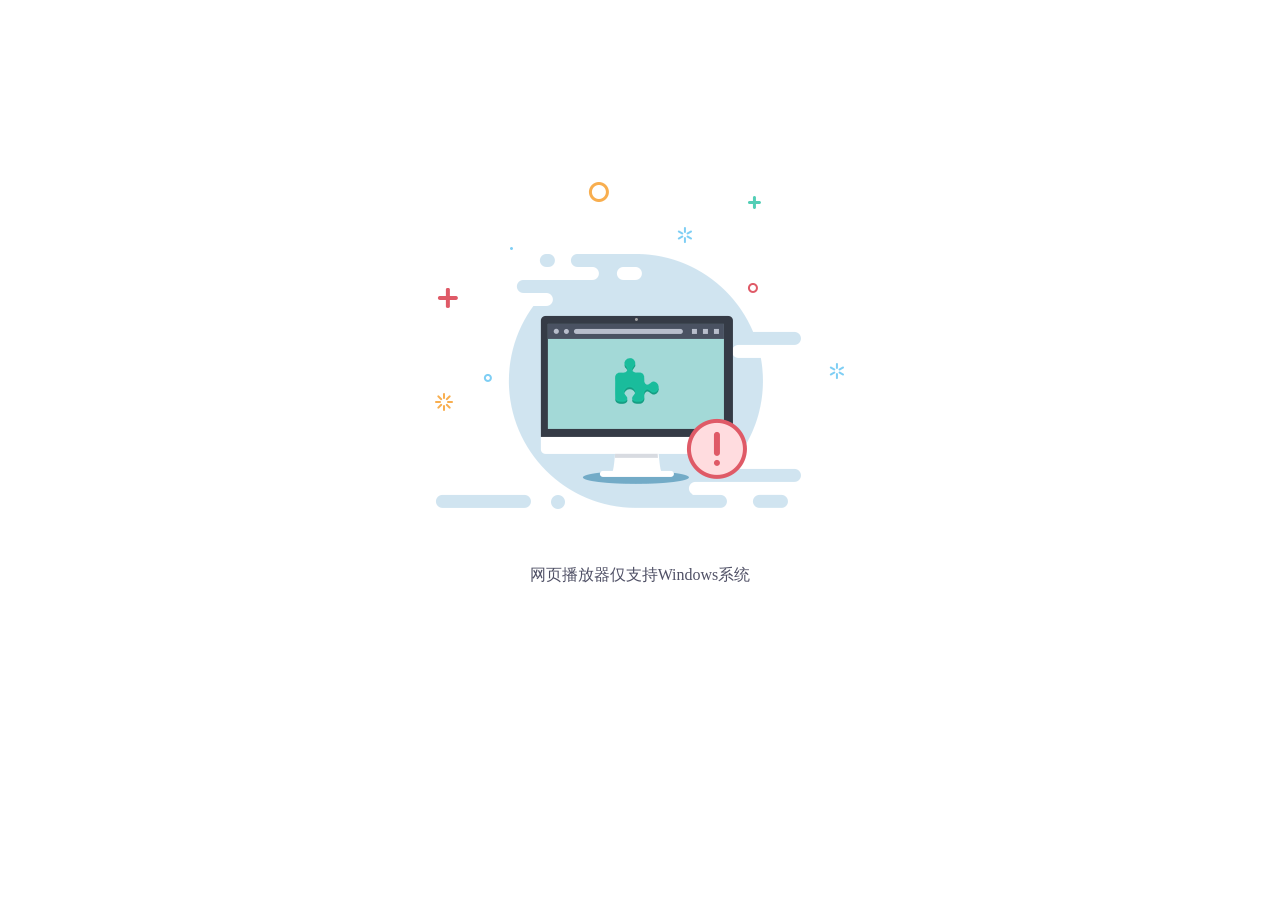
<file: WebRoot/static/backend/lecheng/plugin.html>
<!DOCTYPE html>
<html>
<head>
    <meta charset="UTF-8">
    <title>插件</title>
    <link rel="icon" type="image/x-icon" href="images/title_logo.png" />
    <link href="css/newStyle.css" type="text/css" rel="stylesheet">

    <link rel="stylesheet" href="css/plugin.css"  type="text/css">

    <script src="js/jquery-1.11.3.min.js"></script>
   

</head>
<body  style="padding:0;margin:0;width:100%;height:100%;background-color:#ffffff;overflow:hidden" >

<div style="width:100%;height:100%;padding:0;margin:0;">

    <!--系统检测 error   e3edf3-->
    <div id="nonsupportSys" style="display:none" class="item">
      <p class="prompt_txt">网页播放器仅支持Windows系统</p>
    </div>

    <!--浏览器检测 error   e3edf3-->
    <div id="nonsupport" style="display:none" class="item">
      <p class="prompt_txt">网页播放器目前仅支持window系统以及IE8以上的浏览器</p>
    </div>

    <!--插件检测 error-->
    <div id="noPlugin" style="display:none"class="item">
      <p class="prompt_txt">您的电脑还未安装网页播放器插件，请打开demo包中的LCOpenSDKPlugIn.exe进行安装，网页播放器目前支持window系统以及IE8以上的浏览器</p>
    </div>

    <!--已安装插件 表单-->
    <div class="previewFormBg">
    <!--已安装插件 表单填写-->
      <div class="previewBox item"  id="hasPlugin"  style="display:none">
           <div class="previewContent">
                <img src="images/livepreview_text.png" style="margin-bottom:40px">
                <div class="formItem">
                    <div class="leftItem">Access Token<br/>或User Token</div>
                    <div class="rightItem">
                        <span class="signal">*</span>
                        <div class="placeholder" onclick="$(this).next('input').focus()">请输入Access Token 或User Token</div>
                        <input class="styleInput" id="item1" autocomplete="on" />
                    </div>
                </div>
                <div style="clear:both" class="inputInfo">Access Token 或User Token的详细说明请见
                  <a href="https://open.lechange.com/develop_guide?id=47" class="guidHref" target="_blank">开发指南</a>
                </div>
                <div class="inputErrBox"><div class="item1_inputErr inputErr">请输入Access Token 或User Token！</div></div>

                <div class="formItem">
                    <div class="leftItem" style="line-height:42px">设备S/N</div>
                    <div class="rightItem">
                        <span class="signal">*</span>
                        <div class="placeholder" onclick="$(this).next('input').focus()" >请输入设备S/N</div>
                        <input class="styleInput" id="item2" autocomplete="on" />
                    </div>
                </div>
                <div class="inputErrBox"><div class="item2_inputErr inputErr">请输入设备S/N！</div></div>

                <div class="formItem">
                    <div class="leftItem" style="line-height:42px">设备通道号</div>
                    <div class="rightItem">
                        <span class="signal">*</span>
                        <div class="placeholder" onclick="$(this).next('input').focus()">请输入设备通道号</div>
                        <input class="styleInput" autocomplete="on" id="item3"/>
                    </div>
                </div>
                <div class="inputErrBox">
                  <div class="item3_inputErr inputErr">请输入设备通道号！</div>
                  <div class="item31_inputErr inputErr">请输入正确的设备通道号！</div>
                </div>
                

                <div class="previewBtn" onclick="submitToPreview()"></div>

            </div>
        </div>
    <!--已安装插件 预览-->
    <div class="previewBox01 item" id="previewPage" style="display:none">
        <div class="previewContent01">
           <div class="videoBox" id="videoBox">
              <!-- <object  id="LCOpenSDKPlugIn" classid="clsid:14107C75-63C4-4E57-9C70-ED5675EAA254" width="800" height="600"></object> -->
           </div>
           <div class="handleBtns">
               <div class="handleBtn">
                   <div class="btn btn01" id="btn01"  onclick="CallOcx()"></div>
               </div>
               <hr class="hrLine"/>
               <div class="handleBtn">
                   <div class="btn btn03" id="btn03" onclick="changeClarity()"></div>
               </div>
               <hr class="hrLine"/>
               <!-- 按ESC退出全屏 -->
               <div class="handleBtn">
                   <div class="btn btn04" id="btn04" onclick="enableFullScreen()"></div>
               </div>
           </div>
        </div>
        <div style="width:800px;height:50px;margin:0 auto" id="error"></div>
    </div>

    </div>

</div>



<SCRIPT LANGUAGE="JavaScript" FOR="LCOpenSDKPlugIn" EVENT="myOnPlayerResult(index,code,type)">  
    onPlayResult(code,type);
</SCRIPT>

<SCRIPT LANGUAGE="JavaScript" FOR="LCOpenSDKPlugIn" EVENT="myOnPlayBegan(index)">  
    onPlayBegan(index);
</SCRIPT>

<script src="js/plugin_check.js"></script>
<script language="JavaScript"   type="text/JavaScript">   

$(document).ready(function(){

    for(var i=0;i<$('.styleInput').length;i++)
    {
      if($('.styleInput').eq(i).val() != '' && 0 != $('.styleInput').eq(i).val().length)
      {
        $('.styleInput').eq(i).prev('div').hide();
      }
    }

    //返回登陆界面

    $(document).on('click','.goSignin',function(){
        StopOcx();
        stopOrPlay = 1;
        $('#hasPlugin').show();
        $('#previewPage').hide();
        return false;
    });


    checkSystem();


});


</script>

</body>
</html>
</file>
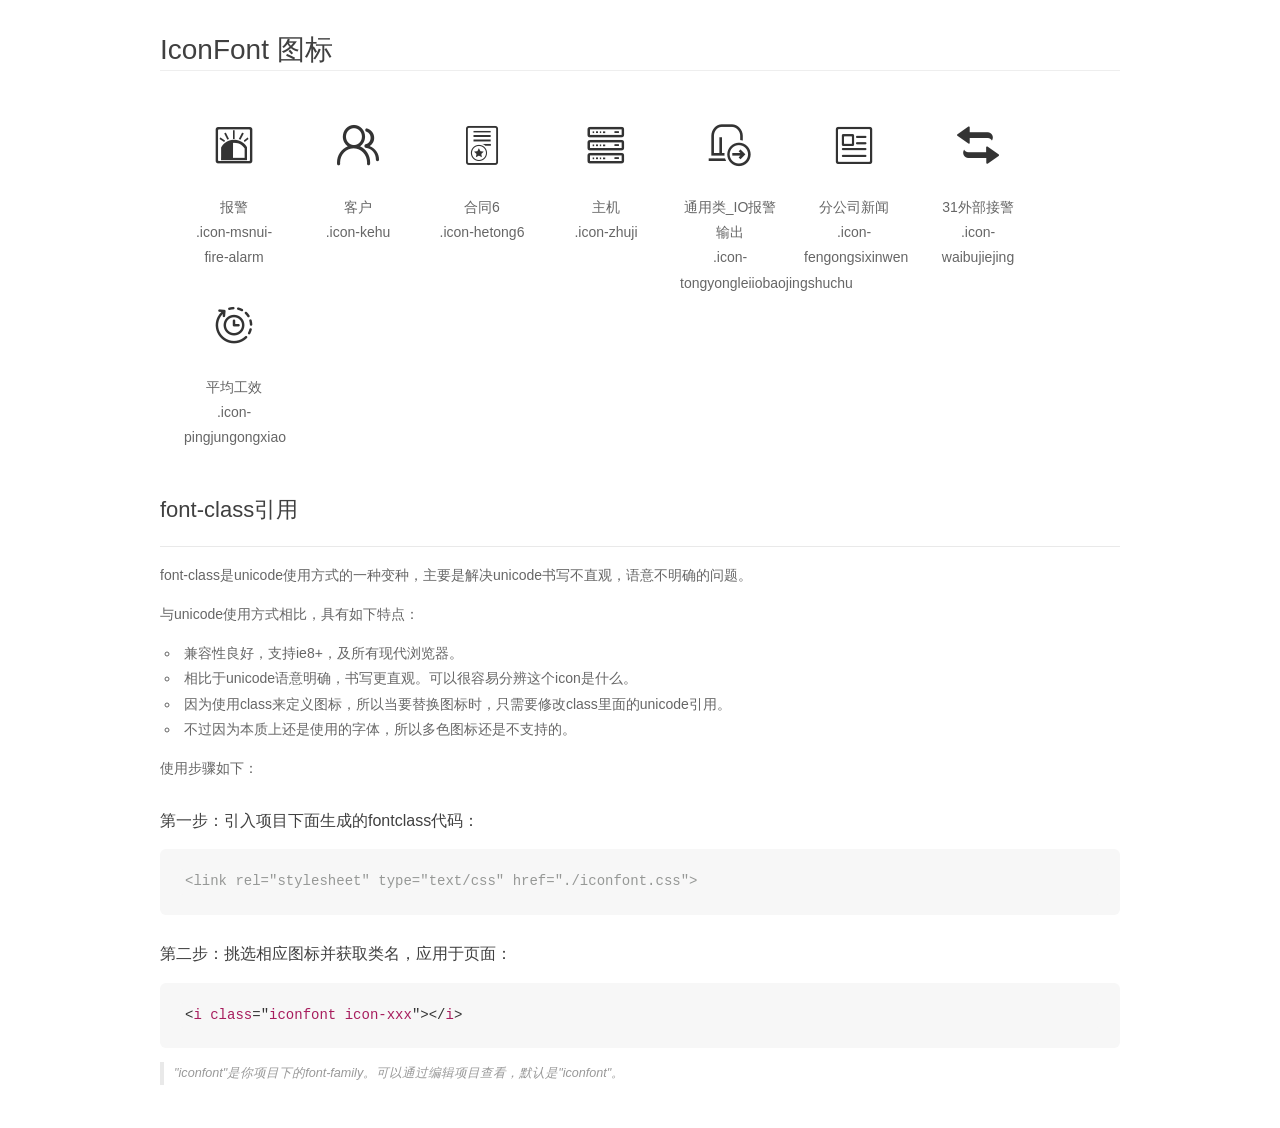
<file: WebRoot/static/backend/css/index/demo_fontclass.html>
<!DOCTYPE html>
<html>
<head>
    <meta charset="utf-8"/>
    <title>IconFont</title>
    <link rel="stylesheet" href="demo.css">
    <link rel="stylesheet" href="iconfont.css">
</head>
<body>
    <div class="main markdown">
        <h1>IconFont 图标</h1>
        <ul class="icon_lists clear">
            
                <li>
                <i class="icon iconfont icon-msnui-fire-alarm"></i>
                    <div class="name">报警</div>
                    <div class="fontclass">.icon-msnui-fire-alarm</div>
                </li>
            
                <li>
                <i class="icon iconfont icon-kehu"></i>
                    <div class="name">客户</div>
                    <div class="fontclass">.icon-kehu</div>
                </li>
            
                <li>
                <i class="icon iconfont icon-hetong6"></i>
                    <div class="name">合同6</div>
                    <div class="fontclass">.icon-hetong6</div>
                </li>
            
                <li>
                <i class="icon iconfont icon-zhuji"></i>
                    <div class="name">主机</div>
                    <div class="fontclass">.icon-zhuji</div>
                </li>
            
                <li>
                <i class="icon iconfont icon-tongyongleiiobaojingshuchu"></i>
                    <div class="name">通用类_IO报警输出 </div>
                    <div class="fontclass">.icon-tongyongleiiobaojingshuchu</div>
                </li>
            
                <li>
                <i class="icon iconfont icon-fengongsixinwen"></i>
                    <div class="name">分公司新闻</div>
                    <div class="fontclass">.icon-fengongsixinwen</div>
                </li>
            
                <li>
                <i class="icon iconfont icon-waibujiejing"></i>
                    <div class="name">31外部接警</div>
                    <div class="fontclass">.icon-waibujiejing</div>
                </li>
            
                <li>
                <i class="icon iconfont icon-pingjungongxiao"></i>
                    <div class="name">平均工效</div>
                    <div class="fontclass">.icon-pingjungongxiao</div>
                </li>
            
        </ul>

        <h2 id="font-class-">font-class引用</h2>
        <hr>

        <p>font-class是unicode使用方式的一种变种，主要是解决unicode书写不直观，语意不明确的问题。</p>
        <p>与unicode使用方式相比，具有如下特点：</p>
        <ul>
        <li>兼容性良好，支持ie8+，及所有现代浏览器。</li>
        <li>相比于unicode语意明确，书写更直观。可以很容易分辨这个icon是什么。</li>
        <li>因为使用class来定义图标，所以当要替换图标时，只需要修改class里面的unicode引用。</li>
        <li>不过因为本质上还是使用的字体，所以多色图标还是不支持的。</li>
        </ul>
        <p>使用步骤如下：</p>
        <h3 id="-fontclass-">第一步：引入项目下面生成的fontclass代码：</h3>


        <pre><code class="lang-js hljs javascript"><span class="hljs-comment">&lt;link rel="stylesheet" type="text/css" href="./iconfont.css"&gt;</span></code></pre>
        <h3 id="-">第二步：挑选相应图标并获取类名，应用于页面：</h3>
        <pre><code class="lang-css hljs">&lt;<span class="hljs-selector-tag">i</span> <span class="hljs-selector-tag">class</span>="<span class="hljs-selector-tag">iconfont</span> <span class="hljs-selector-tag">icon-xxx</span>"&gt;&lt;/<span class="hljs-selector-tag">i</span>&gt;</code></pre>
        <blockquote>
        <p>"iconfont"是你项目下的font-family。可以通过编辑项目查看，默认是"iconfont"。</p>
        </blockquote>
    </div>
</body>
</html>
</file>
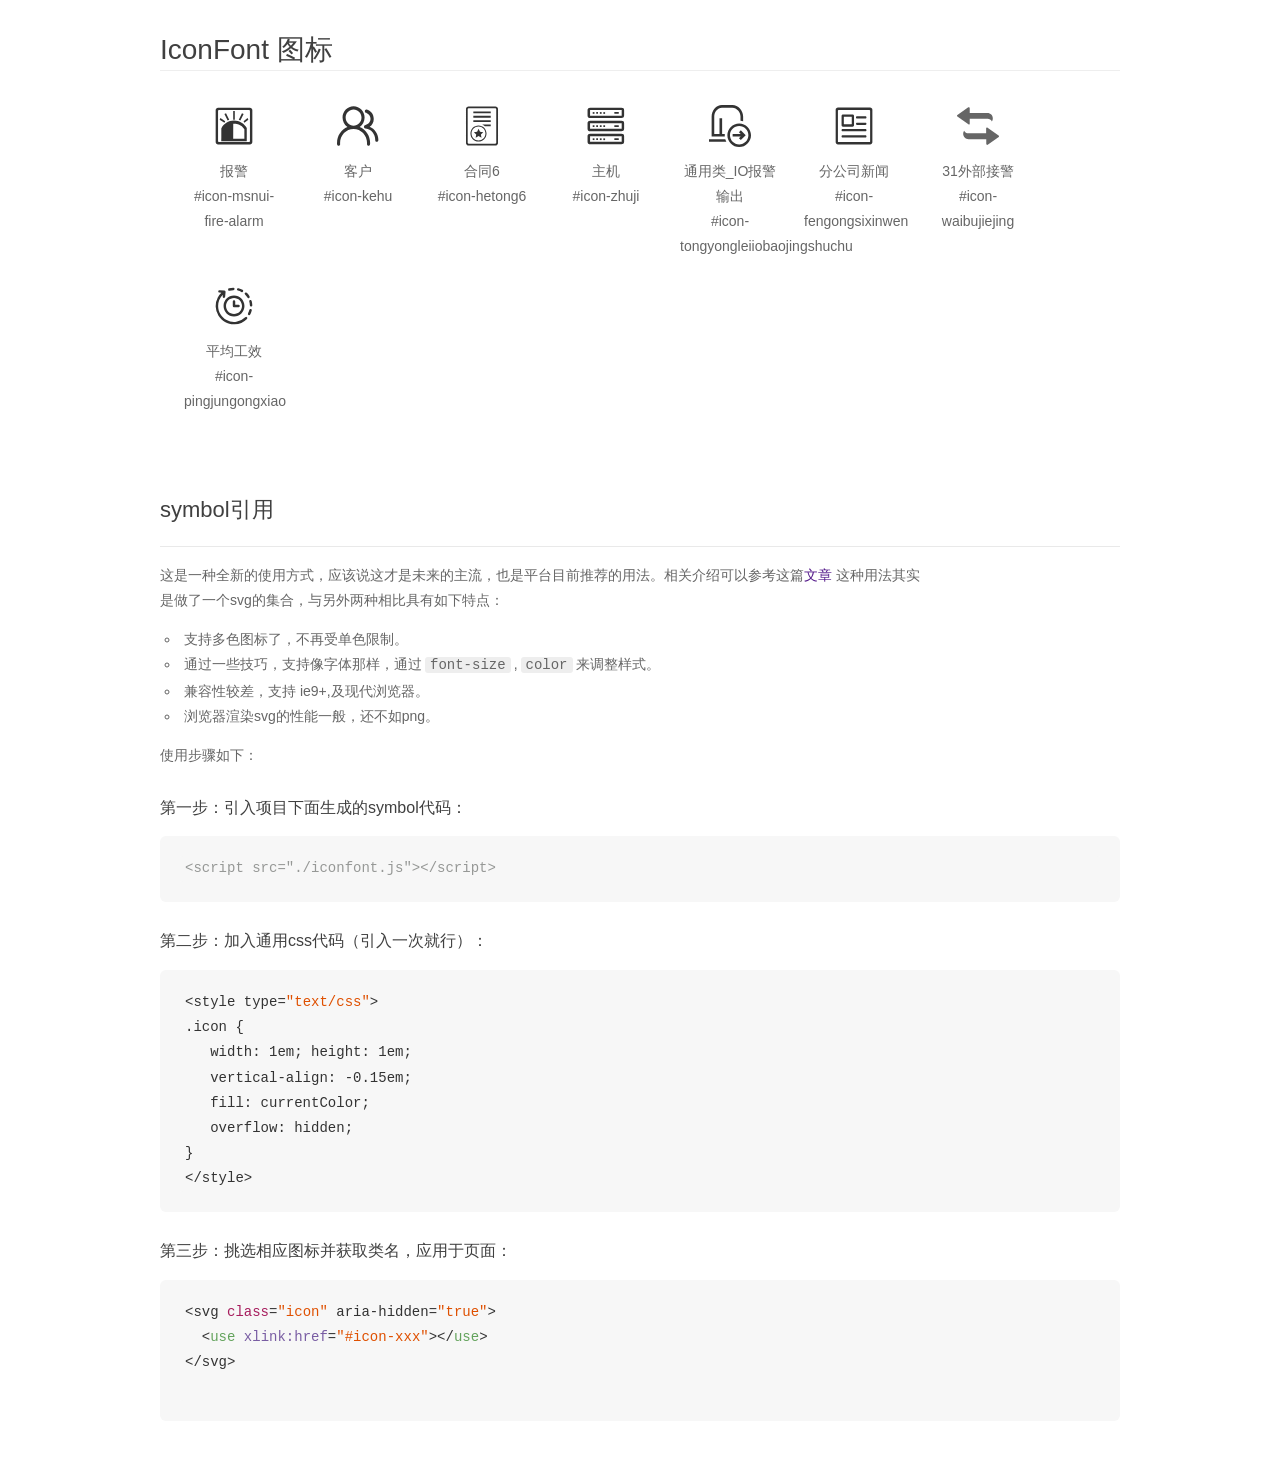
<file: WebRoot/static/backend/css/index/demo_symbol.html>
<!DOCTYPE html>
<html>
<head>
    <meta charset="utf-8"/>
    <title>IconFont</title>
    <link rel="stylesheet" href="demo.css">
    <script src="iconfont.js"></script>

    <style type="text/css">
        .icon {
          /* 通过设置 font-size 来改变图标大小 */
          width: 1em; height: 1em;
          /* 图标和文字相邻时，垂直对齐 */
          vertical-align: -0.15em;
          /* 通过设置 color 来改变 SVG 的颜色/fill */
          fill: currentColor;
          /* path 和 stroke 溢出 viewBox 部分在 IE 下会显示
             normalize.css 中也包含这行 */
          overflow: hidden;
        }

    </style>
</head>
<body>
    <div class="main markdown">
        <h1>IconFont 图标</h1>
        <ul class="icon_lists clear">
            
                <li>
                    <svg class="icon" aria-hidden="true">
                        <use xlink:href="#icon-msnui-fire-alarm"></use>
                    </svg>
                    <div class="name">报警</div>
                    <div class="fontclass">#icon-msnui-fire-alarm</div>
                </li>
            
                <li>
                    <svg class="icon" aria-hidden="true">
                        <use xlink:href="#icon-kehu"></use>
                    </svg>
                    <div class="name">客户</div>
                    <div class="fontclass">#icon-kehu</div>
                </li>
            
                <li>
                    <svg class="icon" aria-hidden="true">
                        <use xlink:href="#icon-hetong6"></use>
                    </svg>
                    <div class="name">合同6</div>
                    <div class="fontclass">#icon-hetong6</div>
                </li>
            
                <li>
                    <svg class="icon" aria-hidden="true">
                        <use xlink:href="#icon-zhuji"></use>
                    </svg>
                    <div class="name">主机</div>
                    <div class="fontclass">#icon-zhuji</div>
                </li>
            
                <li>
                    <svg class="icon" aria-hidden="true">
                        <use xlink:href="#icon-tongyongleiiobaojingshuchu"></use>
                    </svg>
                    <div class="name">通用类_IO报警输出 </div>
                    <div class="fontclass">#icon-tongyongleiiobaojingshuchu</div>
                </li>
            
                <li>
                    <svg class="icon" aria-hidden="true">
                        <use xlink:href="#icon-fengongsixinwen"></use>
                    </svg>
                    <div class="name">分公司新闻</div>
                    <div class="fontclass">#icon-fengongsixinwen</div>
                </li>
            
                <li>
                    <svg class="icon" aria-hidden="true">
                        <use xlink:href="#icon-waibujiejing"></use>
                    </svg>
                    <div class="name">31外部接警</div>
                    <div class="fontclass">#icon-waibujiejing</div>
                </li>
            
                <li>
                    <svg class="icon" aria-hidden="true">
                        <use xlink:href="#icon-pingjungongxiao"></use>
                    </svg>
                    <div class="name">平均工效</div>
                    <div class="fontclass">#icon-pingjungongxiao</div>
                </li>
            
        </ul>


        <h2 id="symbol-">symbol引用</h2>
        <hr>

        <p>这是一种全新的使用方式，应该说这才是未来的主流，也是平台目前推荐的用法。相关介绍可以参考这篇<a href="">文章</a>
        这种用法其实是做了一个svg的集合，与另外两种相比具有如下特点：</p>
        <ul>
          <li>支持多色图标了，不再受单色限制。</li>
          <li>通过一些技巧，支持像字体那样，通过<code>font-size</code>,<code>color</code>来调整样式。</li>
          <li>兼容性较差，支持 ie9+,及现代浏览器。</li>
          <li>浏览器渲染svg的性能一般，还不如png。</li>
        </ul>
        <p>使用步骤如下：</p>
        <h3 id="-symbol-">第一步：引入项目下面生成的symbol代码：</h3>
        <pre><code class="lang-js hljs javascript"><span class="hljs-comment">&lt;script src="./iconfont.js"&gt;&lt;/script&gt;</span></code></pre>
        <h3 id="-css-">第二步：加入通用css代码（引入一次就行）：</h3>
        <pre><code class="lang-js hljs javascript">&lt;style type=<span class="hljs-string">"text/css"</span>&gt;
.icon {
   width: <span class="hljs-number">1</span>em; height: <span class="hljs-number">1</span>em;
   vertical-align: <span class="hljs-number">-0.15</span>em;
   fill: currentColor;
   overflow: hidden;
}
&lt;<span class="hljs-regexp">/style&gt;</span></code></pre>
        <h3 id="-">第三步：挑选相应图标并获取类名，应用于页面：</h3>
        <pre><code class="lang-js hljs javascript">&lt;svg <span class="hljs-class"><span class="hljs-keyword">class</span></span>=<span class="hljs-string">"icon"</span> aria-hidden=<span class="hljs-string">"true"</span>&gt;<span class="xml"><span class="hljs-tag">
  &lt;<span class="hljs-name">use</span> <span class="hljs-attr">xlink:href</span>=<span class="hljs-string">"#icon-xxx"</span>&gt;</span><span class="hljs-tag">&lt;/<span class="hljs-name">use</span>&gt;</span>
</span>&lt;<span class="hljs-regexp">/svg&gt;
        </span></code></pre>
    </div>
</body>
</html>
</file>
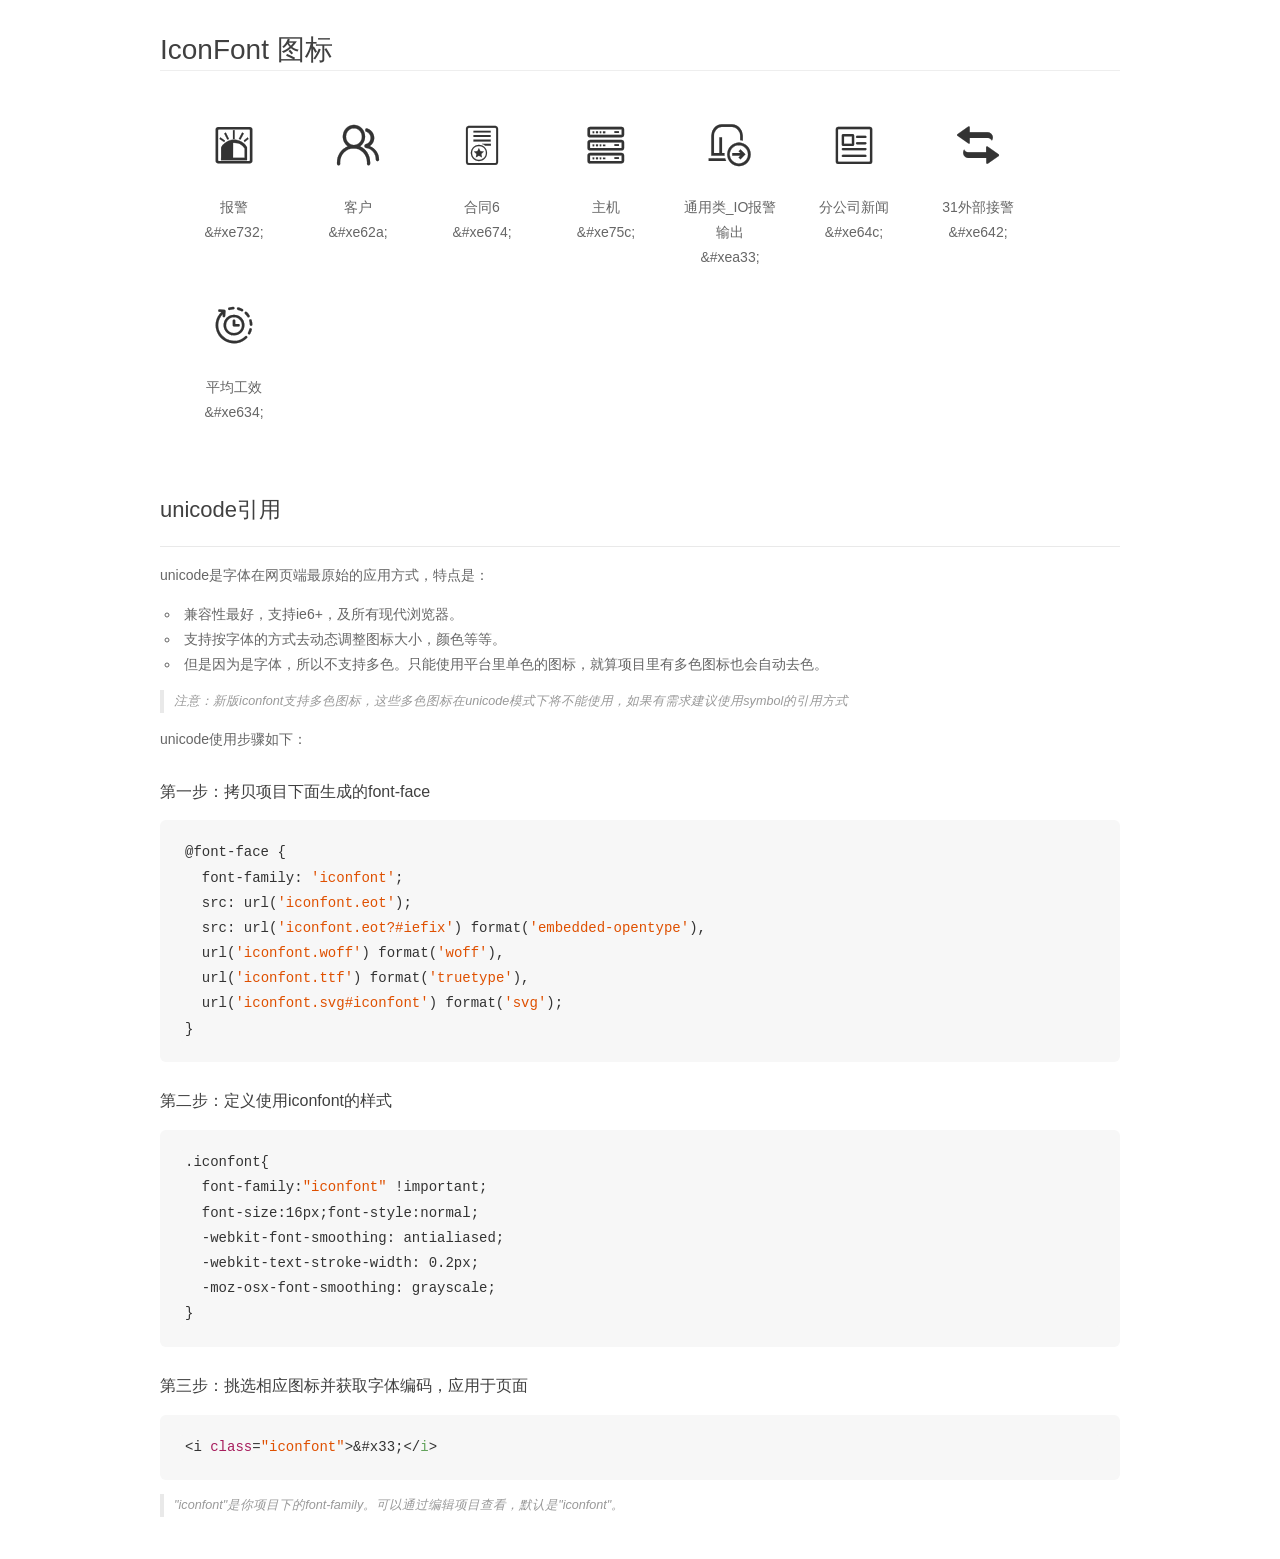
<file: WebRoot/static/backend/css/index/demo_unicode.html>
<!DOCTYPE html>
<html>
<head>
    <meta charset="utf-8"/>
    <title>IconFont</title>
    <link rel="stylesheet" href="demo.css">

    <style type="text/css">

        @font-face {font-family: "iconfont";
          src: url('iconfont.eot'); /* IE9*/
          src: url('iconfont.eot#iefix') format('embedded-opentype'), /* IE6-IE8 */
          url('iconfont.woff') format('woff'), /* chrome, firefox */
          url('iconfont.ttf') format('truetype'), /* chrome, firefox, opera, Safari, Android, iOS 4.2+*/
          url('iconfont.svg#iconfont') format('svg'); /* iOS 4.1- */
        }

        .iconfont {
          font-family:"iconfont" !important;
          font-size:16px;
          font-style:normal;
          -webkit-font-smoothing: antialiased;
          -webkit-text-stroke-width: 0.2px;
          -moz-osx-font-smoothing: grayscale;
        }

    </style>
</head>
<body>
    <div class="main markdown">
        <h1>IconFont 图标</h1>
        <ul class="icon_lists clear">
            
                <li>
                <i class="icon iconfont">&#xe732;</i>
                    <div class="name">报警</div>
                    <div class="code">&amp;#xe732;</div>
                </li>
            
                <li>
                <i class="icon iconfont">&#xe62a;</i>
                    <div class="name">客户</div>
                    <div class="code">&amp;#xe62a;</div>
                </li>
            
                <li>
                <i class="icon iconfont">&#xe674;</i>
                    <div class="name">合同6</div>
                    <div class="code">&amp;#xe674;</div>
                </li>
            
                <li>
                <i class="icon iconfont">&#xe75c;</i>
                    <div class="name">主机</div>
                    <div class="code">&amp;#xe75c;</div>
                </li>
            
                <li>
                <i class="icon iconfont">&#xea33;</i>
                    <div class="name">通用类_IO报警输出 </div>
                    <div class="code">&amp;#xea33;</div>
                </li>
            
                <li>
                <i class="icon iconfont">&#xe64c;</i>
                    <div class="name">分公司新闻</div>
                    <div class="code">&amp;#xe64c;</div>
                </li>
            
                <li>
                <i class="icon iconfont">&#xe642;</i>
                    <div class="name">31外部接警</div>
                    <div class="code">&amp;#xe642;</div>
                </li>
            
                <li>
                <i class="icon iconfont">&#xe634;</i>
                    <div class="name">平均工效</div>
                    <div class="code">&amp;#xe634;</div>
                </li>
            
        </ul>
        <h2 id="unicode-">unicode引用</h2>
        <hr>

        <p>unicode是字体在网页端最原始的应用方式，特点是：</p>
        <ul>
        <li>兼容性最好，支持ie6+，及所有现代浏览器。</li>
        <li>支持按字体的方式去动态调整图标大小，颜色等等。</li>
        <li>但是因为是字体，所以不支持多色。只能使用平台里单色的图标，就算项目里有多色图标也会自动去色。</li>
        </ul>
        <blockquote>
        <p>注意：新版iconfont支持多色图标，这些多色图标在unicode模式下将不能使用，如果有需求建议使用symbol的引用方式</p>
        </blockquote>
        <p>unicode使用步骤如下：</p>
        <h3 id="-font-face">第一步：拷贝项目下面生成的font-face</h3>
        <pre><code class="lang-js hljs javascript">@font-face {
  font-family: <span class="hljs-string">'iconfont'</span>;
  src: url(<span class="hljs-string">'iconfont.eot'</span>);
  src: url(<span class="hljs-string">'iconfont.eot?#iefix'</span>) format(<span class="hljs-string">'embedded-opentype'</span>),
  url(<span class="hljs-string">'iconfont.woff'</span>) format(<span class="hljs-string">'woff'</span>),
  url(<span class="hljs-string">'iconfont.ttf'</span>) format(<span class="hljs-string">'truetype'</span>),
  url(<span class="hljs-string">'iconfont.svg#iconfont'</span>) format(<span class="hljs-string">'svg'</span>);
}
</code></pre>
        <h3 id="-iconfont-">第二步：定义使用iconfont的样式</h3>
        <pre><code class="lang-js hljs javascript">.iconfont{
  font-family:<span class="hljs-string">"iconfont"</span> !important;
  font-size:<span class="hljs-number">16</span>px;font-style:normal;
  -webkit-font-smoothing: antialiased;
  -webkit-text-stroke-width: <span class="hljs-number">0.2</span>px;
  -moz-osx-font-smoothing: grayscale;
}
</code></pre>
        <h3 id="-">第三步：挑选相应图标并获取字体编码，应用于页面</h3>
        <pre><code class="lang-js hljs javascript">&lt;i <span class="hljs-class"><span class="hljs-keyword">class</span></span>=<span class="hljs-string">"iconfont"</span>&gt;&amp;#x33;<span class="xml"><span class="hljs-tag">&lt;/<span class="hljs-name">i</span>&gt;</span></span></code></pre>

        <blockquote>
        <p>"iconfont"是你项目下的font-family。可以通过编辑项目查看，默认是"iconfont"。</p>
        </blockquote>
    </div>


</body>
</html>
</file>
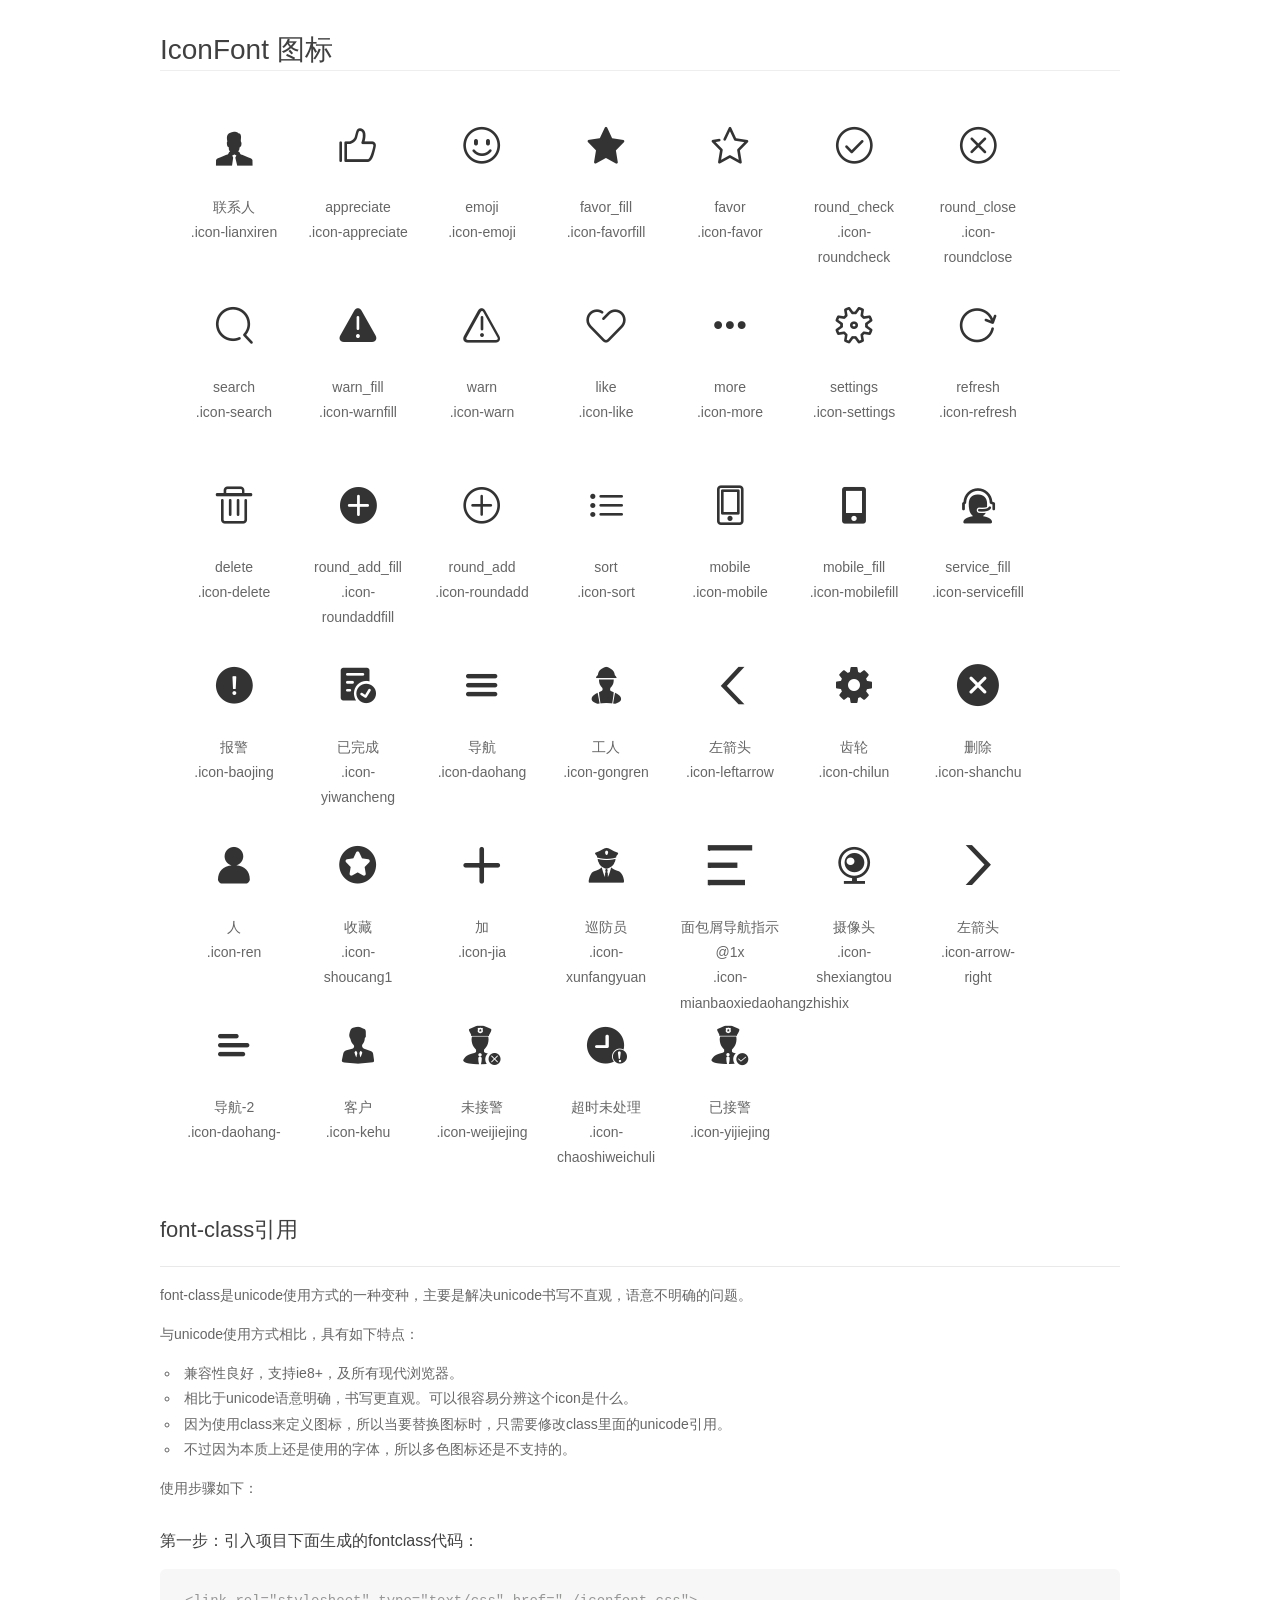
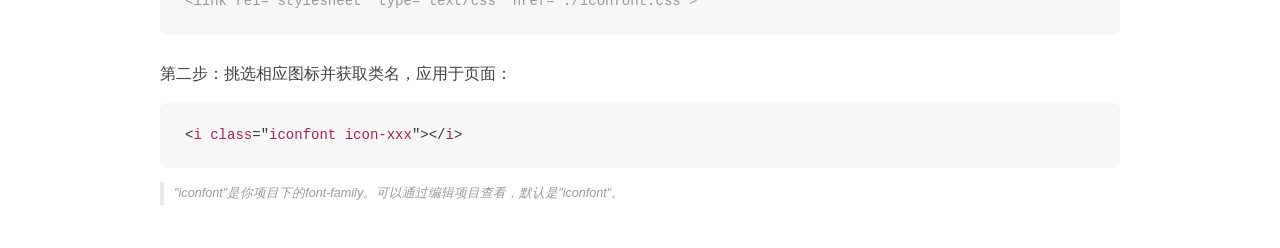
<file: WebRoot/static/backend/seat/fonts/demo_fontclass.html>
<!DOCTYPE html>
<html>
<head>
    <meta charset="utf-8"/>
    <title>IconFont</title>
    <link rel="stylesheet" href="demo.css">
    <link rel="stylesheet" href="iconfont.css">
</head>
<body>
    <div class="main markdown">
        <h1>IconFont 图标</h1>
        <ul class="icon_lists clear">
            
                <li>
                <i class="icon iconfont icon-lianxiren"></i>
                    <div class="name">联系人</div>
                    <div class="fontclass">.icon-lianxiren</div>
                </li>
            
                <li>
                <i class="icon iconfont icon-appreciate"></i>
                    <div class="name">appreciate</div>
                    <div class="fontclass">.icon-appreciate</div>
                </li>
            
                <li>
                <i class="icon iconfont icon-emoji"></i>
                    <div class="name">emoji</div>
                    <div class="fontclass">.icon-emoji</div>
                </li>
            
                <li>
                <i class="icon iconfont icon-favorfill"></i>
                    <div class="name">favor_fill</div>
                    <div class="fontclass">.icon-favorfill</div>
                </li>
            
                <li>
                <i class="icon iconfont icon-favor"></i>
                    <div class="name">favor</div>
                    <div class="fontclass">.icon-favor</div>
                </li>
            
                <li>
                <i class="icon iconfont icon-roundcheck"></i>
                    <div class="name">round_check</div>
                    <div class="fontclass">.icon-roundcheck</div>
                </li>
            
                <li>
                <i class="icon iconfont icon-roundclose"></i>
                    <div class="name">round_close</div>
                    <div class="fontclass">.icon-roundclose</div>
                </li>
            
                <li>
                <i class="icon iconfont icon-search"></i>
                    <div class="name">search</div>
                    <div class="fontclass">.icon-search</div>
                </li>
            
                <li>
                <i class="icon iconfont icon-warnfill"></i>
                    <div class="name">warn_fill</div>
                    <div class="fontclass">.icon-warnfill</div>
                </li>
            
                <li>
                <i class="icon iconfont icon-warn"></i>
                    <div class="name">warn</div>
                    <div class="fontclass">.icon-warn</div>
                </li>
            
                <li>
                <i class="icon iconfont icon-like"></i>
                    <div class="name">like</div>
                    <div class="fontclass">.icon-like</div>
                </li>
            
                <li>
                <i class="icon iconfont icon-more"></i>
                    <div class="name">more</div>
                    <div class="fontclass">.icon-more</div>
                </li>
            
                <li>
                <i class="icon iconfont icon-settings"></i>
                    <div class="name">settings</div>
                    <div class="fontclass">.icon-settings</div>
                </li>
            
                <li>
                <i class="icon iconfont icon-refresh"></i>
                    <div class="name">refresh</div>
                    <div class="fontclass">.icon-refresh</div>
                </li>
            
                <li>
                <i class="icon iconfont icon-delete"></i>
                    <div class="name">delete</div>
                    <div class="fontclass">.icon-delete</div>
                </li>
            
                <li>
                <i class="icon iconfont icon-roundaddfill"></i>
                    <div class="name">round_add_fill</div>
                    <div class="fontclass">.icon-roundaddfill</div>
                </li>
            
                <li>
                <i class="icon iconfont icon-roundadd"></i>
                    <div class="name">round_add</div>
                    <div class="fontclass">.icon-roundadd</div>
                </li>
            
                <li>
                <i class="icon iconfont icon-sort"></i>
                    <div class="name">sort</div>
                    <div class="fontclass">.icon-sort</div>
                </li>
            
                <li>
                <i class="icon iconfont icon-mobile"></i>
                    <div class="name">mobile</div>
                    <div class="fontclass">.icon-mobile</div>
                </li>
            
                <li>
                <i class="icon iconfont icon-mobilefill"></i>
                    <div class="name">mobile_fill</div>
                    <div class="fontclass">.icon-mobilefill</div>
                </li>
            
                <li>
                <i class="icon iconfont icon-servicefill"></i>
                    <div class="name">service_fill</div>
                    <div class="fontclass">.icon-servicefill</div>
                </li>
            
                <li>
                <i class="icon iconfont icon-baojing"></i>
                    <div class="name">报警</div>
                    <div class="fontclass">.icon-baojing</div>
                </li>
            
                <li>
                <i class="icon iconfont icon-yiwancheng"></i>
                    <div class="name">已完成</div>
                    <div class="fontclass">.icon-yiwancheng</div>
                </li>
            
                <li>
                <i class="icon iconfont icon-daohang"></i>
                    <div class="name">导航</div>
                    <div class="fontclass">.icon-daohang</div>
                </li>
            
                <li>
                <i class="icon iconfont icon-gongren"></i>
                    <div class="name">工人</div>
                    <div class="fontclass">.icon-gongren</div>
                </li>
            
                <li>
                <i class="icon iconfont icon-leftarrow"></i>
                    <div class="name">左箭头</div>
                    <div class="fontclass">.icon-leftarrow</div>
                </li>
            
                <li>
                <i class="icon iconfont icon-chilun"></i>
                    <div class="name">齿轮</div>
                    <div class="fontclass">.icon-chilun</div>
                </li>
            
                <li>
                <i class="icon iconfont icon-shanchu"></i>
                    <div class="name">删除</div>
                    <div class="fontclass">.icon-shanchu</div>
                </li>
            
                <li>
                <i class="icon iconfont icon-ren"></i>
                    <div class="name">人</div>
                    <div class="fontclass">.icon-ren</div>
                </li>
            
                <li>
                <i class="icon iconfont icon-shoucang1"></i>
                    <div class="name">收藏</div>
                    <div class="fontclass">.icon-shoucang1</div>
                </li>
            
                <li>
                <i class="icon iconfont icon-jia"></i>
                    <div class="name">加</div>
                    <div class="fontclass">.icon-jia</div>
                </li>
            
                <li>
                <i class="icon iconfont icon-xunfangyuan"></i>
                    <div class="name">巡防员</div>
                    <div class="fontclass">.icon-xunfangyuan</div>
                </li>
            
                <li>
                <i class="icon iconfont icon-mianbaoxiedaohangzhishix"></i>
                    <div class="name">面包屑导航指示@1x</div>
                    <div class="fontclass">.icon-mianbaoxiedaohangzhishix</div>
                </li>
            
                <li>
                <i class="icon iconfont icon-shexiangtou"></i>
                    <div class="name">摄像头</div>
                    <div class="fontclass">.icon-shexiangtou</div>
                </li>
            
                <li>
                <i class="icon iconfont icon-arrow-right"></i>
                    <div class="name">左箭头</div>
                    <div class="fontclass">.icon-arrow-right</div>
                </li>
            
                <li>
                <i class="icon iconfont icon-daohang-"></i>
                    <div class="name">导航-2</div>
                    <div class="fontclass">.icon-daohang-</div>
                </li>
            
                <li>
                <i class="icon iconfont icon-kehu"></i>
                    <div class="name">客户</div>
                    <div class="fontclass">.icon-kehu</div>
                </li>
            
                <li>
                <i class="icon iconfont icon-weijiejing"></i>
                    <div class="name">未接警</div>
                    <div class="fontclass">.icon-weijiejing</div>
                </li>
            
                <li>
                <i class="icon iconfont icon-chaoshiweichuli"></i>
                    <div class="name">超时未处理</div>
                    <div class="fontclass">.icon-chaoshiweichuli</div>
                </li>
            
                <li>
                <i class="icon iconfont icon-yijiejing"></i>
                    <div class="name">已接警</div>
                    <div class="fontclass">.icon-yijiejing</div>
                </li>
            
        </ul>

        <h2 id="font-class-">font-class引用</h2>
        <hr>

        <p>font-class是unicode使用方式的一种变种，主要是解决unicode书写不直观，语意不明确的问题。</p>
        <p>与unicode使用方式相比，具有如下特点：</p>
        <ul>
        <li>兼容性良好，支持ie8+，及所有现代浏览器。</li>
        <li>相比于unicode语意明确，书写更直观。可以很容易分辨这个icon是什么。</li>
        <li>因为使用class来定义图标，所以当要替换图标时，只需要修改class里面的unicode引用。</li>
        <li>不过因为本质上还是使用的字体，所以多色图标还是不支持的。</li>
        </ul>
        <p>使用步骤如下：</p>
        <h3 id="-fontclass-">第一步：引入项目下面生成的fontclass代码：</h3>


        <pre><code class="lang-js hljs javascript"><span class="hljs-comment">&lt;link rel="stylesheet" type="text/css" href="./iconfont.css"&gt;</span></code></pre>
        <h3 id="-">第二步：挑选相应图标并获取类名，应用于页面：</h3>
        <pre><code class="lang-css hljs">&lt;<span class="hljs-selector-tag">i</span> <span class="hljs-selector-tag">class</span>="<span class="hljs-selector-tag">iconfont</span> <span class="hljs-selector-tag">icon-xxx</span>"&gt;&lt;/<span class="hljs-selector-tag">i</span>&gt;</code></pre>
        <blockquote>
        <p>"iconfont"是你项目下的font-family。可以通过编辑项目查看，默认是"iconfont"。</p>
        </blockquote>
    </div>
</body>
</html>
</file>
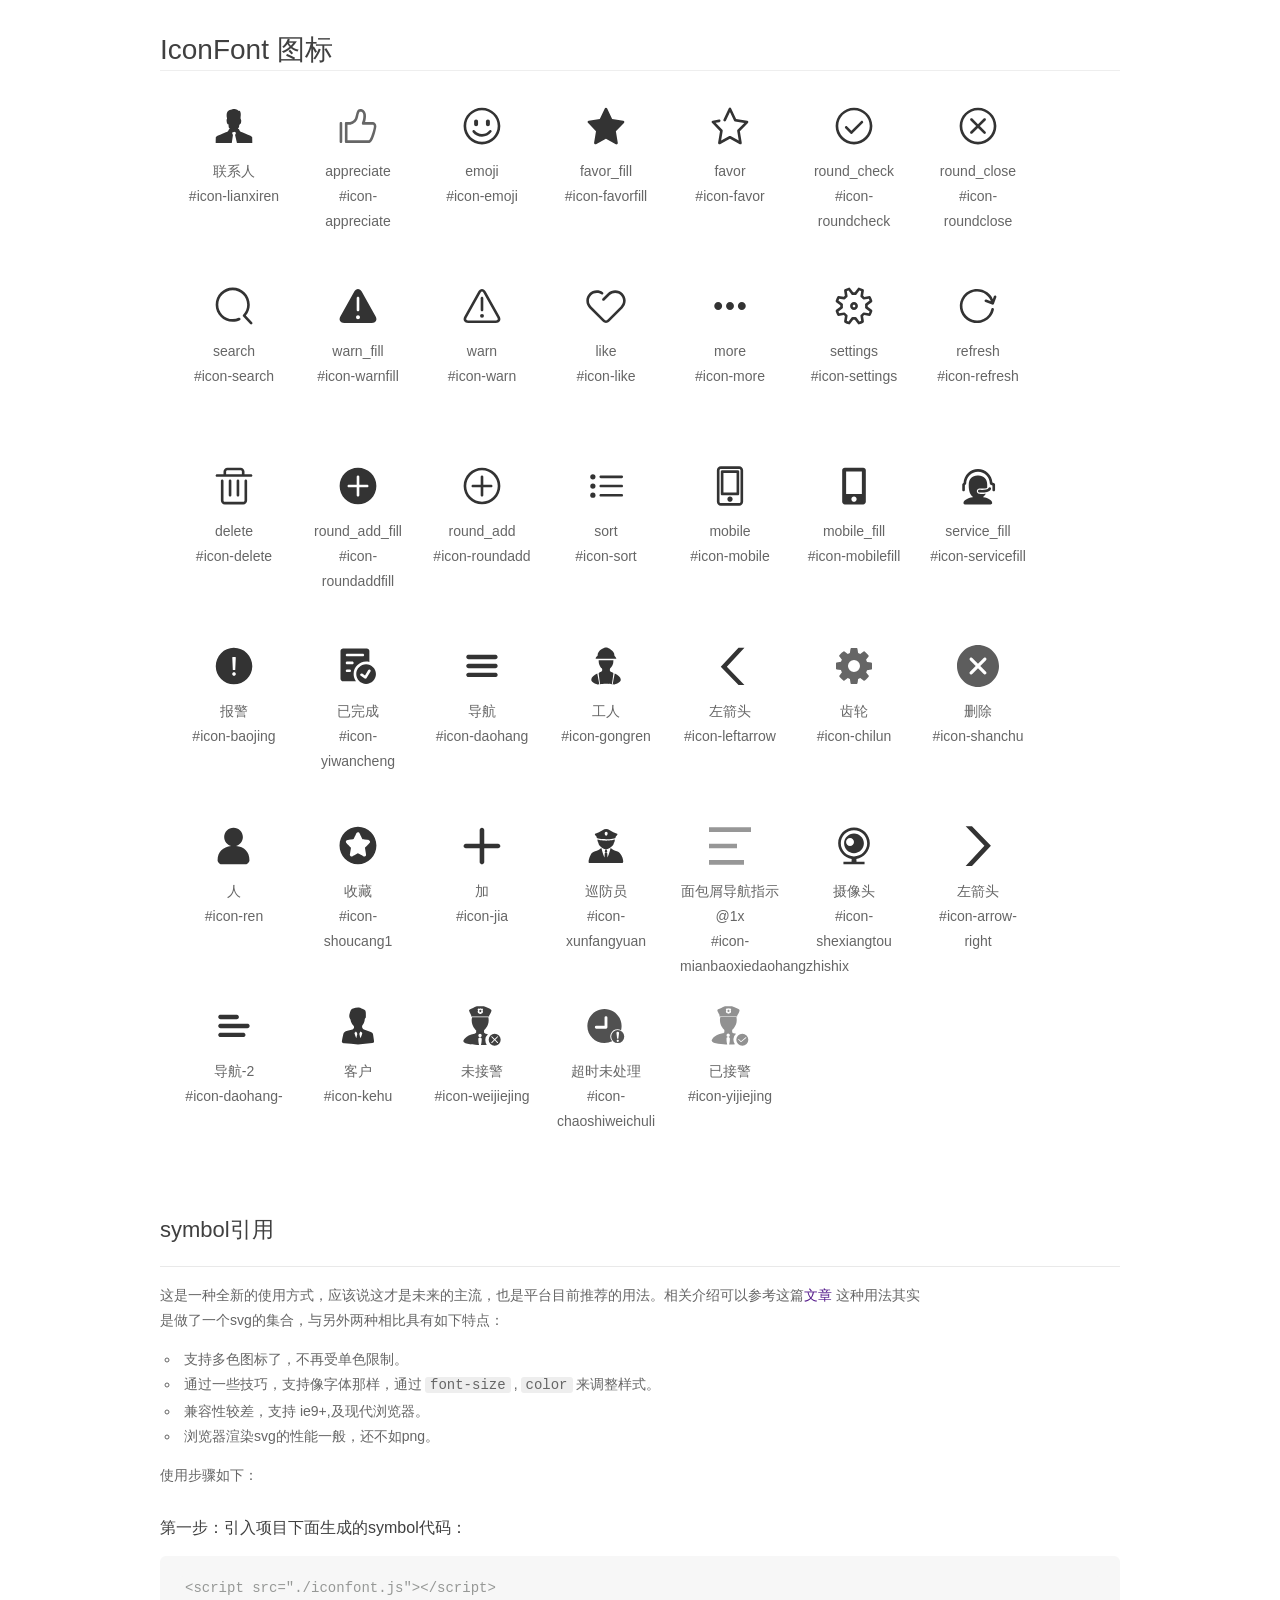
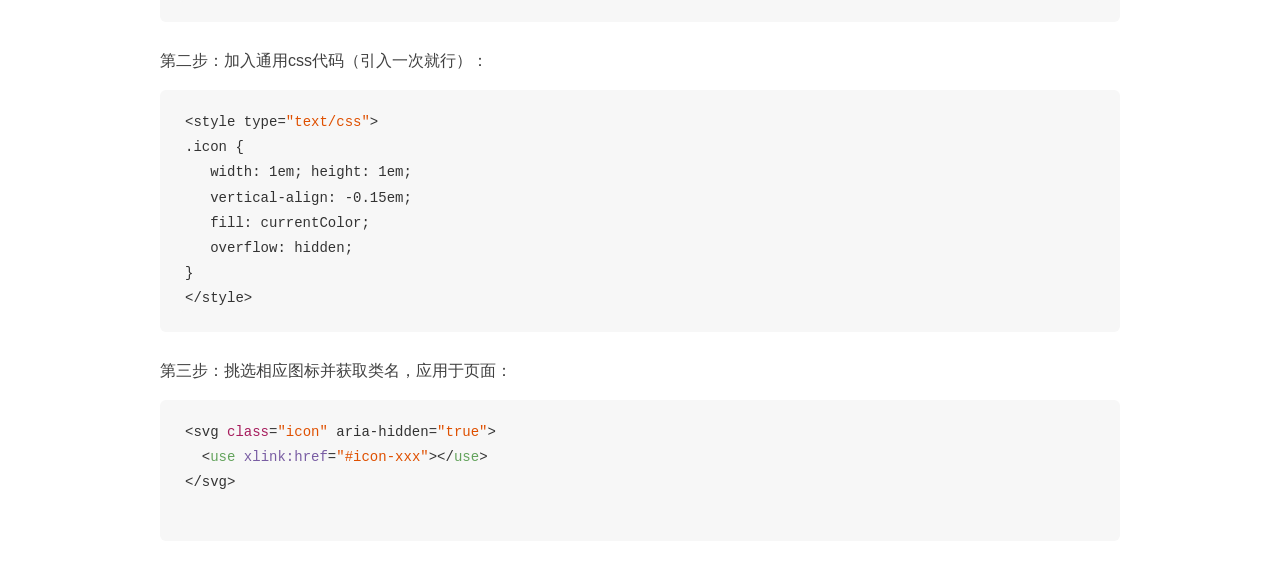
<file: WebRoot/static/backend/seat/fonts/demo_symbol.html>
<!DOCTYPE html>
<html>
<head>
    <meta charset="utf-8"/>
    <title>IconFont</title>
    <link rel="stylesheet" href="demo.css">
    <script src="iconfont.js"></script>

    <style type="text/css">
        .icon {
          /* 通过设置 font-size 来改变图标大小 */
          width: 1em; height: 1em;
          /* 图标和文字相邻时，垂直对齐 */
          vertical-align: -0.15em;
          /* 通过设置 color 来改变 SVG 的颜色/fill */
          fill: currentColor;
          /* path 和 stroke 溢出 viewBox 部分在 IE 下会显示
             normalize.css 中也包含这行 */
          overflow: hidden;
        }

    </style>
</head>
<body>
    <div class="main markdown">
        <h1>IconFont 图标</h1>
        <ul class="icon_lists clear">
            
                <li>
                    <svg class="icon" aria-hidden="true">
                        <use xlink:href="#icon-lianxiren"></use>
                    </svg>
                    <div class="name">联系人</div>
                    <div class="fontclass">#icon-lianxiren</div>
                </li>
            
                <li>
                    <svg class="icon" aria-hidden="true">
                        <use xlink:href="#icon-appreciate"></use>
                    </svg>
                    <div class="name">appreciate</div>
                    <div class="fontclass">#icon-appreciate</div>
                </li>
            
                <li>
                    <svg class="icon" aria-hidden="true">
                        <use xlink:href="#icon-emoji"></use>
                    </svg>
                    <div class="name">emoji</div>
                    <div class="fontclass">#icon-emoji</div>
                </li>
            
                <li>
                    <svg class="icon" aria-hidden="true">
                        <use xlink:href="#icon-favorfill"></use>
                    </svg>
                    <div class="name">favor_fill</div>
                    <div class="fontclass">#icon-favorfill</div>
                </li>
            
                <li>
                    <svg class="icon" aria-hidden="true">
                        <use xlink:href="#icon-favor"></use>
                    </svg>
                    <div class="name">favor</div>
                    <div class="fontclass">#icon-favor</div>
                </li>
            
                <li>
                    <svg class="icon" aria-hidden="true">
                        <use xlink:href="#icon-roundcheck"></use>
                    </svg>
                    <div class="name">round_check</div>
                    <div class="fontclass">#icon-roundcheck</div>
                </li>
            
                <li>
                    <svg class="icon" aria-hidden="true">
                        <use xlink:href="#icon-roundclose"></use>
                    </svg>
                    <div class="name">round_close</div>
                    <div class="fontclass">#icon-roundclose</div>
                </li>
            
                <li>
                    <svg class="icon" aria-hidden="true">
                        <use xlink:href="#icon-search"></use>
                    </svg>
                    <div class="name">search</div>
                    <div class="fontclass">#icon-search</div>
                </li>
            
                <li>
                    <svg class="icon" aria-hidden="true">
                        <use xlink:href="#icon-warnfill"></use>
                    </svg>
                    <div class="name">warn_fill</div>
                    <div class="fontclass">#icon-warnfill</div>
                </li>
            
                <li>
                    <svg class="icon" aria-hidden="true">
                        <use xlink:href="#icon-warn"></use>
                    </svg>
                    <div class="name">warn</div>
                    <div class="fontclass">#icon-warn</div>
                </li>
            
                <li>
                    <svg class="icon" aria-hidden="true">
                        <use xlink:href="#icon-like"></use>
                    </svg>
                    <div class="name">like</div>
                    <div class="fontclass">#icon-like</div>
                </li>
            
                <li>
                    <svg class="icon" aria-hidden="true">
                        <use xlink:href="#icon-more"></use>
                    </svg>
                    <div class="name">more</div>
                    <div class="fontclass">#icon-more</div>
                </li>
            
                <li>
                    <svg class="icon" aria-hidden="true">
                        <use xlink:href="#icon-settings"></use>
                    </svg>
                    <div class="name">settings</div>
                    <div class="fontclass">#icon-settings</div>
                </li>
            
                <li>
                    <svg class="icon" aria-hidden="true">
                        <use xlink:href="#icon-refresh"></use>
                    </svg>
                    <div class="name">refresh</div>
                    <div class="fontclass">#icon-refresh</div>
                </li>
            
                <li>
                    <svg class="icon" aria-hidden="true">
                        <use xlink:href="#icon-delete"></use>
                    </svg>
                    <div class="name">delete</div>
                    <div class="fontclass">#icon-delete</div>
                </li>
            
                <li>
                    <svg class="icon" aria-hidden="true">
                        <use xlink:href="#icon-roundaddfill"></use>
                    </svg>
                    <div class="name">round_add_fill</div>
                    <div class="fontclass">#icon-roundaddfill</div>
                </li>
            
                <li>
                    <svg class="icon" aria-hidden="true">
                        <use xlink:href="#icon-roundadd"></use>
                    </svg>
                    <div class="name">round_add</div>
                    <div class="fontclass">#icon-roundadd</div>
                </li>
            
                <li>
                    <svg class="icon" aria-hidden="true">
                        <use xlink:href="#icon-sort"></use>
                    </svg>
                    <div class="name">sort</div>
                    <div class="fontclass">#icon-sort</div>
                </li>
            
                <li>
                    <svg class="icon" aria-hidden="true">
                        <use xlink:href="#icon-mobile"></use>
                    </svg>
                    <div class="name">mobile</div>
                    <div class="fontclass">#icon-mobile</div>
                </li>
            
                <li>
                    <svg class="icon" aria-hidden="true">
                        <use xlink:href="#icon-mobilefill"></use>
                    </svg>
                    <div class="name">mobile_fill</div>
                    <div class="fontclass">#icon-mobilefill</div>
                </li>
            
                <li>
                    <svg class="icon" aria-hidden="true">
                        <use xlink:href="#icon-servicefill"></use>
                    </svg>
                    <div class="name">service_fill</div>
                    <div class="fontclass">#icon-servicefill</div>
                </li>
            
                <li>
                    <svg class="icon" aria-hidden="true">
                        <use xlink:href="#icon-baojing"></use>
                    </svg>
                    <div class="name">报警</div>
                    <div class="fontclass">#icon-baojing</div>
                </li>
            
                <li>
                    <svg class="icon" aria-hidden="true">
                        <use xlink:href="#icon-yiwancheng"></use>
                    </svg>
                    <div class="name">已完成</div>
                    <div class="fontclass">#icon-yiwancheng</div>
                </li>
            
                <li>
                    <svg class="icon" aria-hidden="true">
                        <use xlink:href="#icon-daohang"></use>
                    </svg>
                    <div class="name">导航</div>
                    <div class="fontclass">#icon-daohang</div>
                </li>
            
                <li>
                    <svg class="icon" aria-hidden="true">
                        <use xlink:href="#icon-gongren"></use>
                    </svg>
                    <div class="name">工人</div>
                    <div class="fontclass">#icon-gongren</div>
                </li>
            
                <li>
                    <svg class="icon" aria-hidden="true">
                        <use xlink:href="#icon-leftarrow"></use>
                    </svg>
                    <div class="name">左箭头</div>
                    <div class="fontclass">#icon-leftarrow</div>
                </li>
            
                <li>
                    <svg class="icon" aria-hidden="true">
                        <use xlink:href="#icon-chilun"></use>
                    </svg>
                    <div class="name">齿轮</div>
                    <div class="fontclass">#icon-chilun</div>
                </li>
            
                <li>
                    <svg class="icon" aria-hidden="true">
                        <use xlink:href="#icon-shanchu"></use>
                    </svg>
                    <div class="name">删除</div>
                    <div class="fontclass">#icon-shanchu</div>
                </li>
            
                <li>
                    <svg class="icon" aria-hidden="true">
                        <use xlink:href="#icon-ren"></use>
                    </svg>
                    <div class="name">人</div>
                    <div class="fontclass">#icon-ren</div>
                </li>
            
                <li>
                    <svg class="icon" aria-hidden="true">
                        <use xlink:href="#icon-shoucang1"></use>
                    </svg>
                    <div class="name">收藏</div>
                    <div class="fontclass">#icon-shoucang1</div>
                </li>
            
                <li>
                    <svg class="icon" aria-hidden="true">
                        <use xlink:href="#icon-jia"></use>
                    </svg>
                    <div class="name">加</div>
                    <div class="fontclass">#icon-jia</div>
                </li>
            
                <li>
                    <svg class="icon" aria-hidden="true">
                        <use xlink:href="#icon-xunfangyuan"></use>
                    </svg>
                    <div class="name">巡防员</div>
                    <div class="fontclass">#icon-xunfangyuan</div>
                </li>
            
                <li>
                    <svg class="icon" aria-hidden="true">
                        <use xlink:href="#icon-mianbaoxiedaohangzhishix"></use>
                    </svg>
                    <div class="name">面包屑导航指示@1x</div>
                    <div class="fontclass">#icon-mianbaoxiedaohangzhishix</div>
                </li>
            
                <li>
                    <svg class="icon" aria-hidden="true">
                        <use xlink:href="#icon-shexiangtou"></use>
                    </svg>
                    <div class="name">摄像头</div>
                    <div class="fontclass">#icon-shexiangtou</div>
                </li>
            
                <li>
                    <svg class="icon" aria-hidden="true">
                        <use xlink:href="#icon-arrow-right"></use>
                    </svg>
                    <div class="name">左箭头</div>
                    <div class="fontclass">#icon-arrow-right</div>
                </li>
            
                <li>
                    <svg class="icon" aria-hidden="true">
                        <use xlink:href="#icon-daohang-"></use>
                    </svg>
                    <div class="name">导航-2</div>
                    <div class="fontclass">#icon-daohang-</div>
                </li>
            
                <li>
                    <svg class="icon" aria-hidden="true">
                        <use xlink:href="#icon-kehu"></use>
                    </svg>
                    <div class="name">客户</div>
                    <div class="fontclass">#icon-kehu</div>
                </li>
            
                <li>
                    <svg class="icon" aria-hidden="true">
                        <use xlink:href="#icon-weijiejing"></use>
                    </svg>
                    <div class="name">未接警</div>
                    <div class="fontclass">#icon-weijiejing</div>
                </li>
            
                <li>
                    <svg class="icon" aria-hidden="true">
                        <use xlink:href="#icon-chaoshiweichuli"></use>
                    </svg>
                    <div class="name">超时未处理</div>
                    <div class="fontclass">#icon-chaoshiweichuli</div>
                </li>
            
                <li>
                    <svg class="icon" aria-hidden="true">
                        <use xlink:href="#icon-yijiejing"></use>
                    </svg>
                    <div class="name">已接警</div>
                    <div class="fontclass">#icon-yijiejing</div>
                </li>
            
        </ul>


        <h2 id="symbol-">symbol引用</h2>
        <hr>

        <p>这是一种全新的使用方式，应该说这才是未来的主流，也是平台目前推荐的用法。相关介绍可以参考这篇<a href="">文章</a>
        这种用法其实是做了一个svg的集合，与另外两种相比具有如下特点：</p>
        <ul>
          <li>支持多色图标了，不再受单色限制。</li>
          <li>通过一些技巧，支持像字体那样，通过<code>font-size</code>,<code>color</code>来调整样式。</li>
          <li>兼容性较差，支持 ie9+,及现代浏览器。</li>
          <li>浏览器渲染svg的性能一般，还不如png。</li>
        </ul>
        <p>使用步骤如下：</p>
        <h3 id="-symbol-">第一步：引入项目下面生成的symbol代码：</h3>
        <pre><code class="lang-js hljs javascript"><span class="hljs-comment">&lt;script src="./iconfont.js"&gt;&lt;/script&gt;</span></code></pre>
        <h3 id="-css-">第二步：加入通用css代码（引入一次就行）：</h3>
        <pre><code class="lang-js hljs javascript">&lt;style type=<span class="hljs-string">"text/css"</span>&gt;
.icon {
   width: <span class="hljs-number">1</span>em; height: <span class="hljs-number">1</span>em;
   vertical-align: <span class="hljs-number">-0.15</span>em;
   fill: currentColor;
   overflow: hidden;
}
&lt;<span class="hljs-regexp">/style&gt;</span></code></pre>
        <h3 id="-">第三步：挑选相应图标并获取类名，应用于页面：</h3>
        <pre><code class="lang-js hljs javascript">&lt;svg <span class="hljs-class"><span class="hljs-keyword">class</span></span>=<span class="hljs-string">"icon"</span> aria-hidden=<span class="hljs-string">"true"</span>&gt;<span class="xml"><span class="hljs-tag">
  &lt;<span class="hljs-name">use</span> <span class="hljs-attr">xlink:href</span>=<span class="hljs-string">"#icon-xxx"</span>&gt;</span><span class="hljs-tag">&lt;/<span class="hljs-name">use</span>&gt;</span>
</span>&lt;<span class="hljs-regexp">/svg&gt;
        </span></code></pre>
    </div>
</body>
</html>
</file>
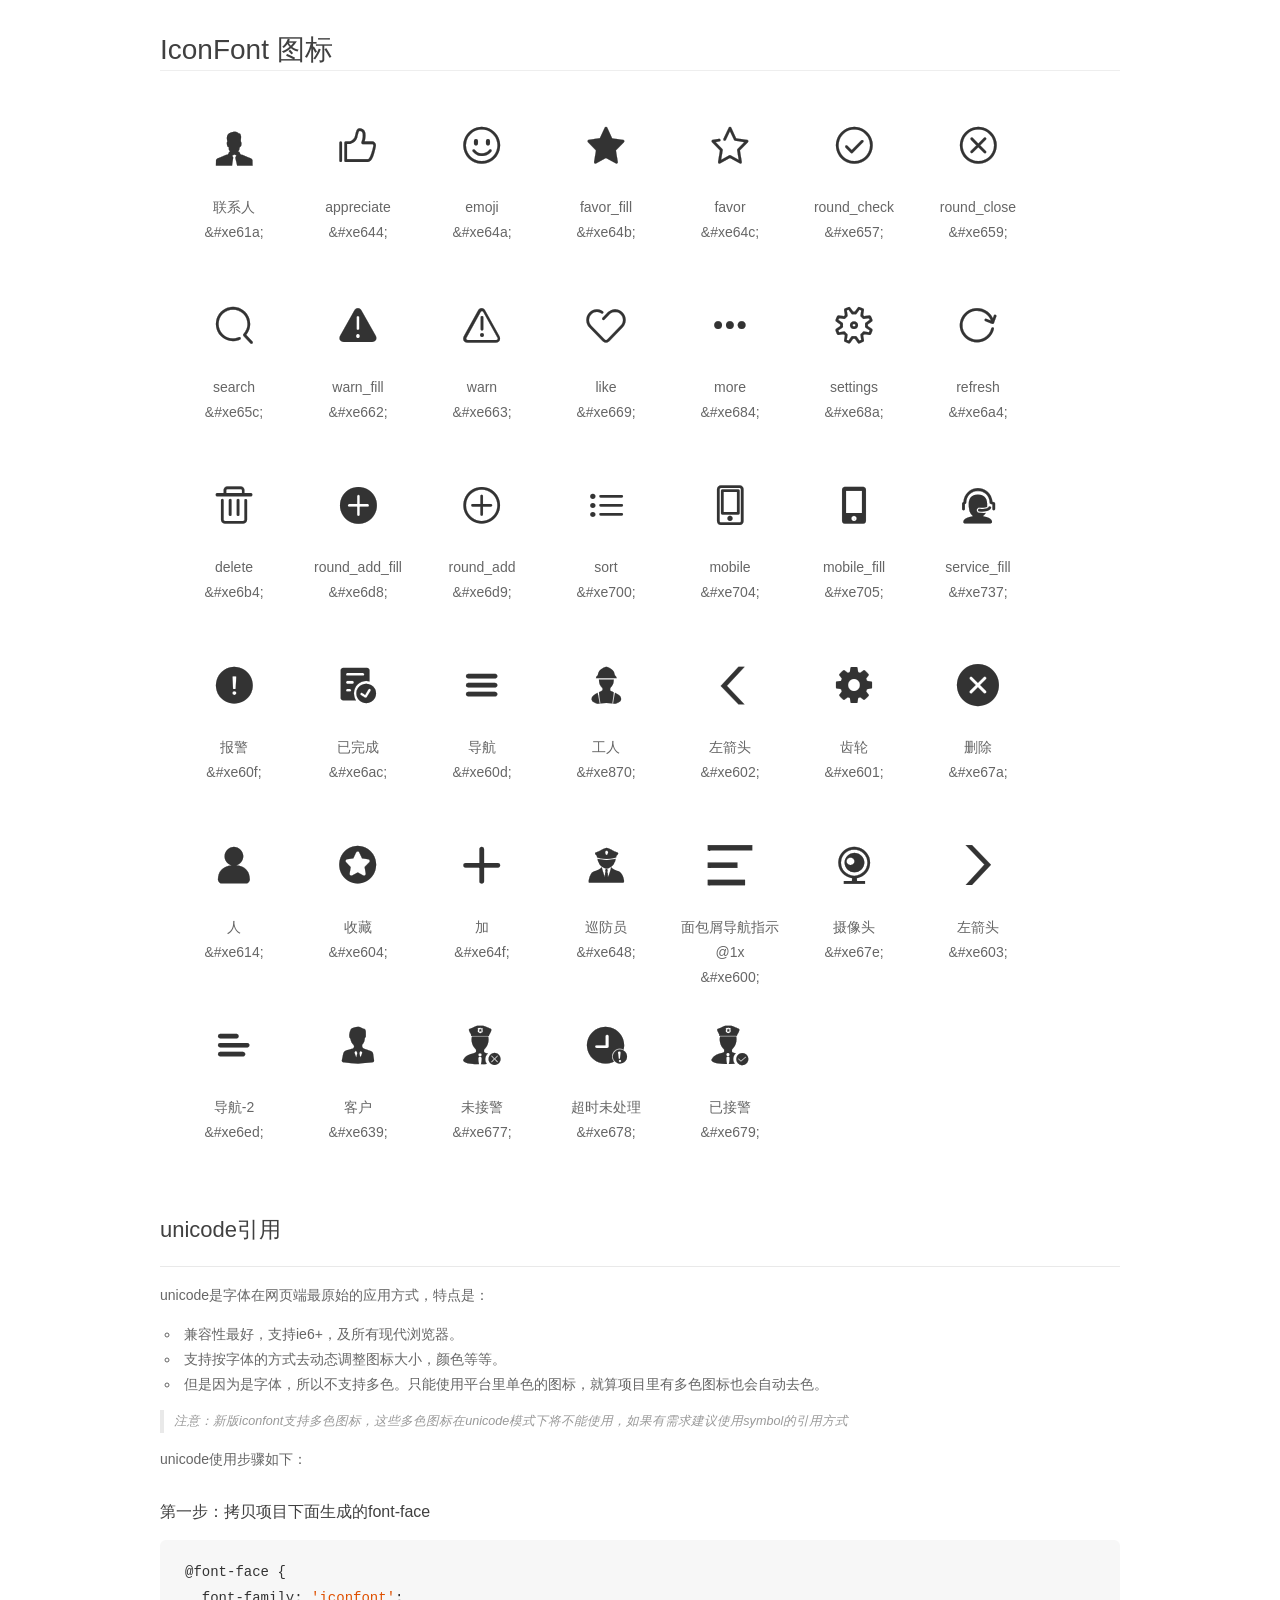
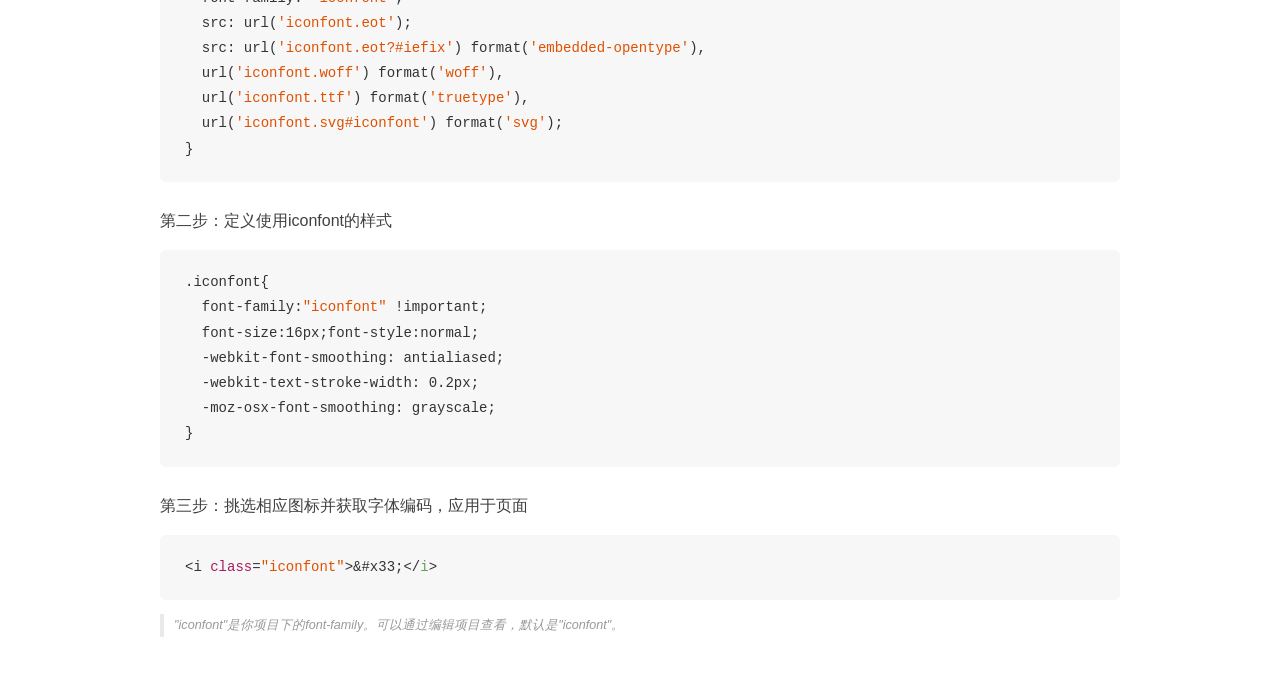
<file: WebRoot/static/backend/seat/fonts/demo_unicode.html>
<!DOCTYPE html>
<html>
<head>
    <meta charset="utf-8"/>
    <title>IconFont</title>
    <link rel="stylesheet" href="demo.css">

    <style type="text/css">

        @font-face {font-family: "iconfont";
          src: url('iconfont.eot'); /* IE9*/
          src: url('iconfont.eot#iefix') format('embedded-opentype'), /* IE6-IE8 */
          url('iconfont.woff') format('woff'), /* chrome, firefox */
          url('iconfont.ttf') format('truetype'), /* chrome, firefox, opera, Safari, Android, iOS 4.2+*/
          url('iconfont.svg#iconfont') format('svg'); /* iOS 4.1- */
        }

        .iconfont {
          font-family:"iconfont" !important;
          font-size:16px;
          font-style:normal;
          -webkit-font-smoothing: antialiased;
          -webkit-text-stroke-width: 0.2px;
          -moz-osx-font-smoothing: grayscale;
        }

    </style>
</head>
<body>
    <div class="main markdown">
        <h1>IconFont 图标</h1>
        <ul class="icon_lists clear">
            
                <li>
                <i class="icon iconfont">&#xe61a;</i>
                    <div class="name">联系人</div>
                    <div class="code">&amp;#xe61a;</div>
                </li>
            
                <li>
                <i class="icon iconfont">&#xe644;</i>
                    <div class="name">appreciate</div>
                    <div class="code">&amp;#xe644;</div>
                </li>
            
                <li>
                <i class="icon iconfont">&#xe64a;</i>
                    <div class="name">emoji</div>
                    <div class="code">&amp;#xe64a;</div>
                </li>
            
                <li>
                <i class="icon iconfont">&#xe64b;</i>
                    <div class="name">favor_fill</div>
                    <div class="code">&amp;#xe64b;</div>
                </li>
            
                <li>
                <i class="icon iconfont">&#xe64c;</i>
                    <div class="name">favor</div>
                    <div class="code">&amp;#xe64c;</div>
                </li>
            
                <li>
                <i class="icon iconfont">&#xe657;</i>
                    <div class="name">round_check</div>
                    <div class="code">&amp;#xe657;</div>
                </li>
            
                <li>
                <i class="icon iconfont">&#xe659;</i>
                    <div class="name">round_close</div>
                    <div class="code">&amp;#xe659;</div>
                </li>
            
                <li>
                <i class="icon iconfont">&#xe65c;</i>
                    <div class="name">search</div>
                    <div class="code">&amp;#xe65c;</div>
                </li>
            
                <li>
                <i class="icon iconfont">&#xe662;</i>
                    <div class="name">warn_fill</div>
                    <div class="code">&amp;#xe662;</div>
                </li>
            
                <li>
                <i class="icon iconfont">&#xe663;</i>
                    <div class="name">warn</div>
                    <div class="code">&amp;#xe663;</div>
                </li>
            
                <li>
                <i class="icon iconfont">&#xe669;</i>
                    <div class="name">like</div>
                    <div class="code">&amp;#xe669;</div>
                </li>
            
                <li>
                <i class="icon iconfont">&#xe684;</i>
                    <div class="name">more</div>
                    <div class="code">&amp;#xe684;</div>
                </li>
            
                <li>
                <i class="icon iconfont">&#xe68a;</i>
                    <div class="name">settings</div>
                    <div class="code">&amp;#xe68a;</div>
                </li>
            
                <li>
                <i class="icon iconfont">&#xe6a4;</i>
                    <div class="name">refresh</div>
                    <div class="code">&amp;#xe6a4;</div>
                </li>
            
                <li>
                <i class="icon iconfont">&#xe6b4;</i>
                    <div class="name">delete</div>
                    <div class="code">&amp;#xe6b4;</div>
                </li>
            
                <li>
                <i class="icon iconfont">&#xe6d8;</i>
                    <div class="name">round_add_fill</div>
                    <div class="code">&amp;#xe6d8;</div>
                </li>
            
                <li>
                <i class="icon iconfont">&#xe6d9;</i>
                    <div class="name">round_add</div>
                    <div class="code">&amp;#xe6d9;</div>
                </li>
            
                <li>
                <i class="icon iconfont">&#xe700;</i>
                    <div class="name">sort</div>
                    <div class="code">&amp;#xe700;</div>
                </li>
            
                <li>
                <i class="icon iconfont">&#xe704;</i>
                    <div class="name">mobile</div>
                    <div class="code">&amp;#xe704;</div>
                </li>
            
                <li>
                <i class="icon iconfont">&#xe705;</i>
                    <div class="name">mobile_fill</div>
                    <div class="code">&amp;#xe705;</div>
                </li>
            
                <li>
                <i class="icon iconfont">&#xe737;</i>
                    <div class="name">service_fill</div>
                    <div class="code">&amp;#xe737;</div>
                </li>
            
                <li>
                <i class="icon iconfont">&#xe60f;</i>
                    <div class="name">报警</div>
                    <div class="code">&amp;#xe60f;</div>
                </li>
            
                <li>
                <i class="icon iconfont">&#xe6ac;</i>
                    <div class="name">已完成</div>
                    <div class="code">&amp;#xe6ac;</div>
                </li>
            
                <li>
                <i class="icon iconfont">&#xe60d;</i>
                    <div class="name">导航</div>
                    <div class="code">&amp;#xe60d;</div>
                </li>
            
                <li>
                <i class="icon iconfont">&#xe870;</i>
                    <div class="name">工人</div>
                    <div class="code">&amp;#xe870;</div>
                </li>
            
                <li>
                <i class="icon iconfont">&#xe602;</i>
                    <div class="name">左箭头</div>
                    <div class="code">&amp;#xe602;</div>
                </li>
            
                <li>
                <i class="icon iconfont">&#xe601;</i>
                    <div class="name">齿轮</div>
                    <div class="code">&amp;#xe601;</div>
                </li>
            
                <li>
                <i class="icon iconfont">&#xe67a;</i>
                    <div class="name">删除</div>
                    <div class="code">&amp;#xe67a;</div>
                </li>
            
                <li>
                <i class="icon iconfont">&#xe614;</i>
                    <div class="name">人</div>
                    <div class="code">&amp;#xe614;</div>
                </li>
            
                <li>
                <i class="icon iconfont">&#xe604;</i>
                    <div class="name">收藏</div>
                    <div class="code">&amp;#xe604;</div>
                </li>
            
                <li>
                <i class="icon iconfont">&#xe64f;</i>
                    <div class="name">加</div>
                    <div class="code">&amp;#xe64f;</div>
                </li>
            
                <li>
                <i class="icon iconfont">&#xe648;</i>
                    <div class="name">巡防员</div>
                    <div class="code">&amp;#xe648;</div>
                </li>
            
                <li>
                <i class="icon iconfont">&#xe600;</i>
                    <div class="name">面包屑导航指示@1x</div>
                    <div class="code">&amp;#xe600;</div>
                </li>
            
                <li>
                <i class="icon iconfont">&#xe67e;</i>
                    <div class="name">摄像头</div>
                    <div class="code">&amp;#xe67e;</div>
                </li>
            
                <li>
                <i class="icon iconfont">&#xe603;</i>
                    <div class="name">左箭头</div>
                    <div class="code">&amp;#xe603;</div>
                </li>
            
                <li>
                <i class="icon iconfont">&#xe6ed;</i>
                    <div class="name">导航-2</div>
                    <div class="code">&amp;#xe6ed;</div>
                </li>
            
                <li>
                <i class="icon iconfont">&#xe639;</i>
                    <div class="name">客户</div>
                    <div class="code">&amp;#xe639;</div>
                </li>
            
                <li>
                <i class="icon iconfont">&#xe677;</i>
                    <div class="name">未接警</div>
                    <div class="code">&amp;#xe677;</div>
                </li>
            
                <li>
                <i class="icon iconfont">&#xe678;</i>
                    <div class="name">超时未处理</div>
                    <div class="code">&amp;#xe678;</div>
                </li>
            
                <li>
                <i class="icon iconfont">&#xe679;</i>
                    <div class="name">已接警</div>
                    <div class="code">&amp;#xe679;</div>
                </li>
            
        </ul>
        <h2 id="unicode-">unicode引用</h2>
        <hr>

        <p>unicode是字体在网页端最原始的应用方式，特点是：</p>
        <ul>
        <li>兼容性最好，支持ie6+，及所有现代浏览器。</li>
        <li>支持按字体的方式去动态调整图标大小，颜色等等。</li>
        <li>但是因为是字体，所以不支持多色。只能使用平台里单色的图标，就算项目里有多色图标也会自动去色。</li>
        </ul>
        <blockquote>
        <p>注意：新版iconfont支持多色图标，这些多色图标在unicode模式下将不能使用，如果有需求建议使用symbol的引用方式</p>
        </blockquote>
        <p>unicode使用步骤如下：</p>
        <h3 id="-font-face">第一步：拷贝项目下面生成的font-face</h3>
        <pre><code class="lang-js hljs javascript">@font-face {
  font-family: <span class="hljs-string">'iconfont'</span>;
  src: url(<span class="hljs-string">'iconfont.eot'</span>);
  src: url(<span class="hljs-string">'iconfont.eot?#iefix'</span>) format(<span class="hljs-string">'embedded-opentype'</span>),
  url(<span class="hljs-string">'iconfont.woff'</span>) format(<span class="hljs-string">'woff'</span>),
  url(<span class="hljs-string">'iconfont.ttf'</span>) format(<span class="hljs-string">'truetype'</span>),
  url(<span class="hljs-string">'iconfont.svg#iconfont'</span>) format(<span class="hljs-string">'svg'</span>);
}
</code></pre>
        <h3 id="-iconfont-">第二步：定义使用iconfont的样式</h3>
        <pre><code class="lang-js hljs javascript">.iconfont{
  font-family:<span class="hljs-string">"iconfont"</span> !important;
  font-size:<span class="hljs-number">16</span>px;font-style:normal;
  -webkit-font-smoothing: antialiased;
  -webkit-text-stroke-width: <span class="hljs-number">0.2</span>px;
  -moz-osx-font-smoothing: grayscale;
}
</code></pre>
        <h3 id="-">第三步：挑选相应图标并获取字体编码，应用于页面</h3>
        <pre><code class="lang-js hljs javascript">&lt;i <span class="hljs-class"><span class="hljs-keyword">class</span></span>=<span class="hljs-string">"iconfont"</span>&gt;&amp;#x33;<span class="xml"><span class="hljs-tag">&lt;/<span class="hljs-name">i</span>&gt;</span></span></code></pre>

        <blockquote>
        <p>"iconfont"是你项目下的font-family。可以通过编辑项目查看，默认是"iconfont"。</p>
        </blockquote>
    </div>


</body>
</html>
</file>
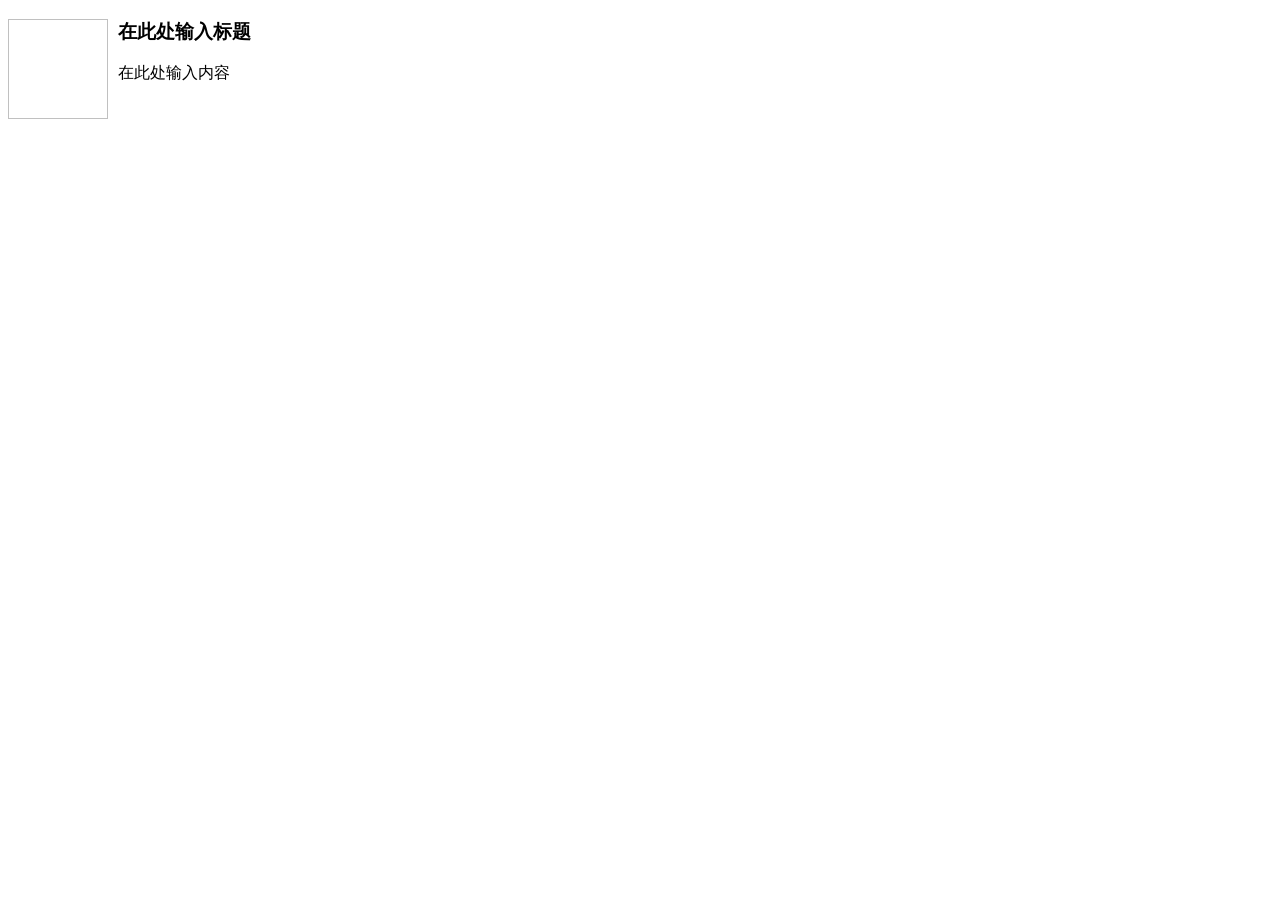
<file: WebRoot/static/backend/kindeditor/plugins/template/html/1.html>
<!doctype html>
<html>
<head>
	<meta charset="utf-8" />
</head>
<body>
	<h3>
		<img align="left" height="100" style="margin-right: 10px" width="100" />在此处输入标题
	</h3>
	<p>
		在此处输入内容
	</p>
</body>
</html>
</file>
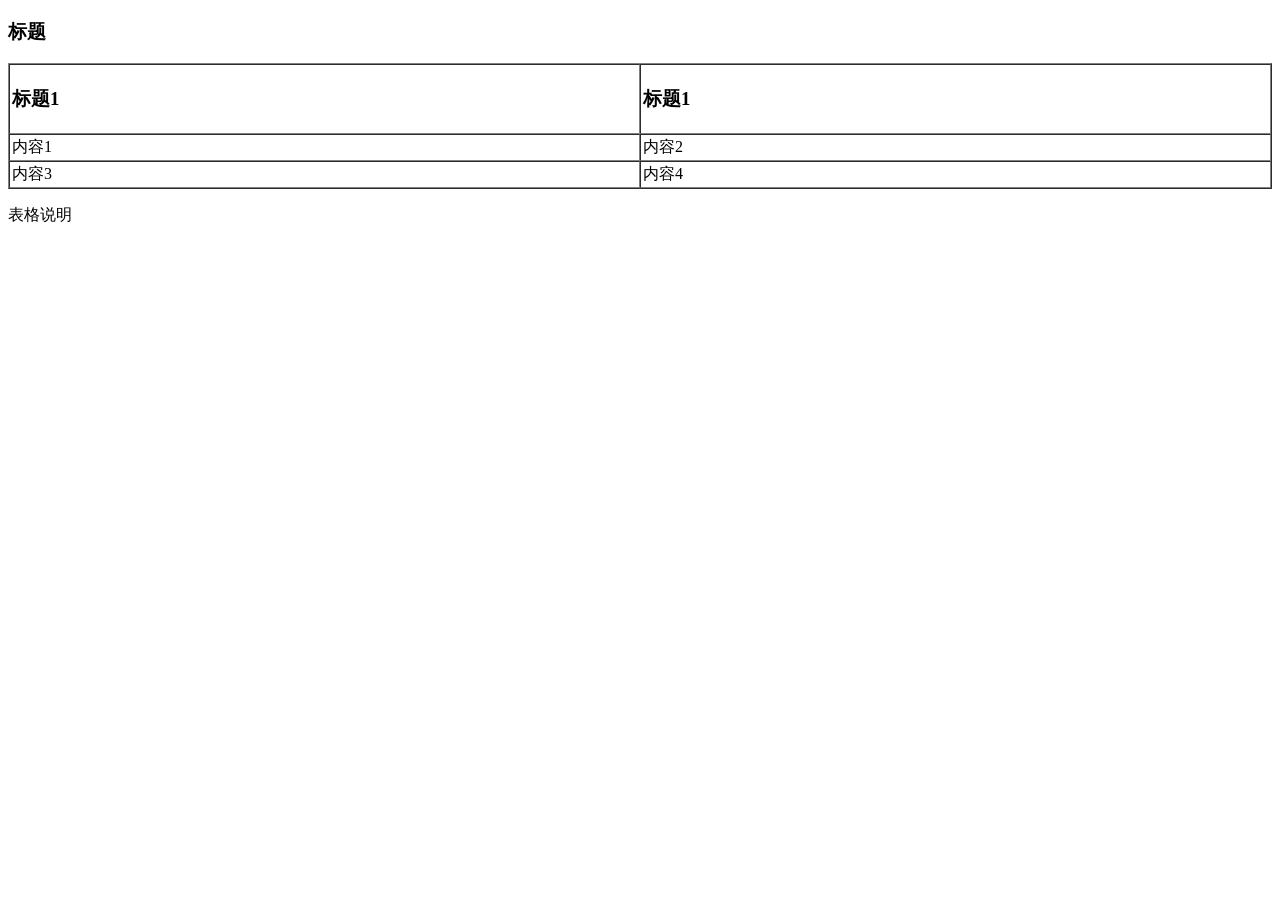
<file: WebRoot/static/backend/kindeditor/plugins/template/html/2.html>
<!doctype html>
<html>
<head>
	<meta charset="utf-8" />
</head>
<body>
	<h3>
		标题
	</h3>
	<table style="width:100%;" cellpadding="2" cellspacing="0" border="1">
		<tbody>
			<tr>
				<td>
					<h3>标题1</h3>
				</td>
				<td>
					<h3>标题1</h3>
				</td>
			</tr>
			<tr>
				<td>
					内容1
				</td>
				<td>
					内容2
				</td>
			</tr>
			<tr>
				<td>
					内容3
				</td>
				<td>
					内容4
				</td>
			</tr>
		</tbody>
	</table>
	<p>
		表格说明
	</p>
</body>
</html>
</file>
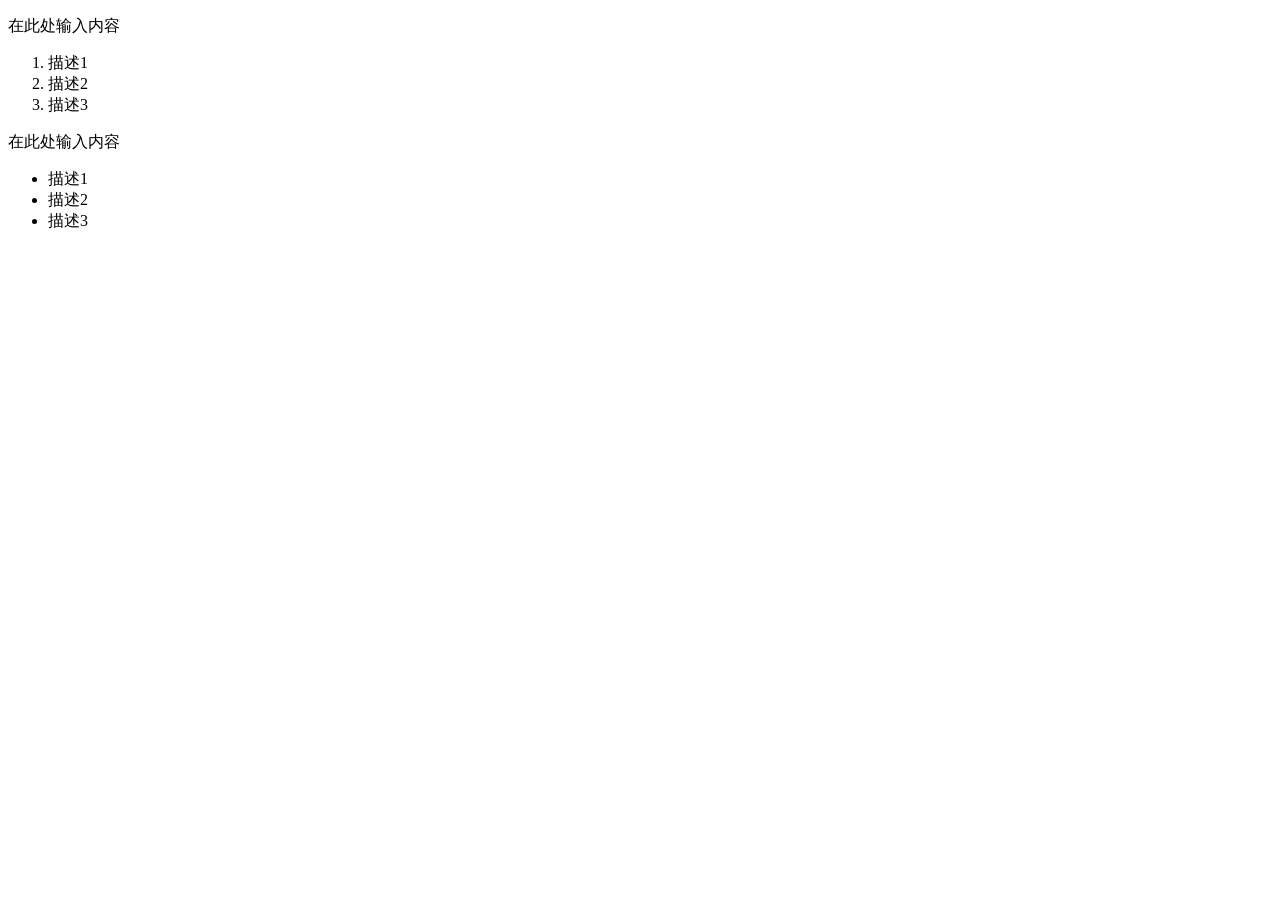
<file: WebRoot/static/backend/kindeditor/plugins/template/html/3.html>
<!doctype html>
<html>
<head>
	<meta charset="utf-8" />
</head>
<body>
	<p>
		在此处输入内容
	</p>
	<ol>
		<li>
			描述1
		</li>
		<li>
			描述2
		</li>
		<li>
			描述3
		</li>
	</ol>
	<p>
		在此处输入内容
	</p>
	<ul>
		<li>
			描述1
		</li>
		<li>
			描述2
		</li>
		<li>
			描述3
		</li>
	</ul>
</body>
</html>
</file>
<file: WebRoot/static/backend/lecheng/css/newStyle.css>
*{
    margin: 0px;
    padding: 0px;
}
html{
    font-family: "Microsoft YaHei";
}
ul li{
    list-style: none;
}
a{
    text-decoration: none;
}
input::-ms-clear{display:none;}

input[type="checkbox"]{
    vertical-align: -2px;
}
p,button,input,a,h1,h2,h3,h4,h5,h6,i,a,span{
    font-family: "Microsoft YaHei";
}
/*影藏滚动条*/
textarea{
	
    overflow: hidden;
    resize: none;/*禁止拖放*/
    border: 1px solid #cfcfd1;
}
textarea:focus{
    outline: -webkit-focus-ring-color auto 5px;
    outline-color: #f38600;
    outline-style: auto;
    outline-width: 5px;
}

a:focus{outline:none;}/*ie点击出现虚线框问题*/

/*未登录时显示鼠标样式*/
input[type="text"][disabled], input[readonly], select[disabled], select[readonly], textarea[disabled], textarea[readonly] {
    cursor: not-allowed;
    background-color: #fbfbfb;
    border-color: #ddd;
}


/*#preview{width:260px;height:190px;border:1px solid #000;overflow:hidden;margin-left:190px;}*/
#imghead {filter:progid:DXImageTransform.Microsoft.AlphaImageLoader(sizingMethod=image);}
</file>
<file: WebRoot/static/backend/lecheng/css/plugin.css>
#nonsupport,#noPlugin,#nonsupportSys{
	width: 600px;
	height:500px;
	margin: 0 auto;
	border: 1px solid #ffffff;
	margin-top:180px;
	background: url(../images/webdemo_notsupport.png) no-repeat top;
}
.prompt_txt{
	text-align: center;
	margin-top:384px;
	color: #505166;
	font-size: 16px;
}

.previewFormBg{
	width: 100%;
	min-width: 1000px;
	height: 100%;
	min-height: 900px;
	margin: 0 auto;
	background: url("../images/reg_bg_picture.png") no-repeat top center;
	background-color: #e3edf3;
	border: 1px solid #e3edf3;
}

.previewBox{
	width: 670px;
	height:640px;
	background: url("../images/BG.png") no-repeat center;
	background-size: 100% 100%;
	margin: 0 auto;
	margin-top:120px;
	text-align: center;
	
}
.previewBox01{
	width:875px;
	height:710px;
	background-size: 100% 100%;
	margin: 0 auto;
	text-align: center;
	margin-top:65px;
	/*border:1px solid red;*/
	
}
.previewContent{
	display: inline-block;
	width: 530px;
	max-height: 530px;
	height:auto;
	padding: 40px;
	/*border: 1px solid gray;*/
	margin: 0 auto;
	margin-top:30px;
}
.previewContent01{
	display: inline-block;
	margin: 0 auto;
	margin-top:10px;
	width:800px;
	height:650px;
	/*border: 1px solid gray;*/
	padding:0;
}


.videoBox{
	display:inline-block;
	width:800px;
	height:600px;
	background: url(../images/cover.jpg) no-repeat;
}
.formItem{
	width:100%;
	height:42px;
	font-size: 14px;
	color:#505166;
}
.leftItem{
	width:130px;
	height:auto;
	text-align: right;
	float: left;
	/*border: 1px solid red;*/
}
.rightItem{
	width:320px;
	height:40px;
	float: left;
	text-align: left;
	margin-left: 20px;
	/*border: 1px solid red;*/
}
.signal{
	height:40px;
	width: 20px;
	text-align: center;
	line-height: 42px;
	color: #ff0000;
	display:inline-block;
	float: left;
}

.styleInput{
	height:40px;
    width: 280px;
    border-radius: 5px; /* Opera 10.5+, 以及使用了IE-CSS3的IE浏览器 */
    border-radius: 5px!important; /* Opera 10.5+, 以及使用了IE-CSS3的IE浏览器 */
    -moz-border-radius: 5px; /* Firefox */
    -webkit-border-radius: 5px; /* Safari 和 Chrome */
    border: 1px solid #bbbbbf;
    float: left;
    color: #bbbbbf;
    box-sizing:border-box;
    padding:8px 6px 6px 6px;
    color: #505166;
}

.styleInput:focus{
	/*outline-style:solid;
  	outline-width:1px;
  	outline-color:#f38600;*/
  	outline: none;
  	border: none;
  	border: 1px solid #f38600;
}

.placeholder{
	position: absolute;
	margin-left:30px;
	margin-top: 10px;
	color: #bbbbbf;
}
.inputErrBox{
	width: 280px;
	height:35px;
	margin-left:170px;
	border: 1px solid #ffffff;
}
.inputErr,.inputInfo{
	width: 280px;
	height:auto;
	/*margin-left:190px;*/
	text-indent: 20px;
	text-align: left;
	font-size: 14px;
	margin-top:5px;
}
.inputInfo{
	color: #a1a1a6;
	margin-left:170px;
	background: url("../images/common_icon_info_gray.png") no-repeat left 3px;
}
.inputErr{
	color: #ff640f;
	background: url("../images/common_icon_tip__small.png") no-repeat left 3px;
	display: none;
}

.previewBtn{
	width: 310px;
	height:60px;
	background: url("../images/btn_start.png") no-repeat center;
	/*border: 1px solid red;*/
	margin: 20px auto;
	cursor: pointer;
}
.previewBtn:active{
	width: 308px;
	height:62px;
}

.handleBtns{
	width: 800px;
	height: 50px;
	background-color:#2b2c37;
	margin-top:-3px;
}

.handleBtn{
	position: relative;
	width: 255px;
	height:50px;
	display: inline-block;
	/*border:1px solid red;*/
}

.hrLine{
	height:30px;
	border-left:1px solid #41444c;
	border-right: none;
	border-top: none;
	border-bottom: none;
	display: inline-block;
	margin-bottom:10px;
}

.btn{
	display: inline-block;
/* 	width: 50px;
	height:50px; */
	cursor: pointer;
}
.btn01{
	background: url(../images/video_icon_stop_nor.png) no-repeat center;
}
.btn01:hover{
	background: url(../images/video_icon_stop_hover.png) no-repeat center;
}

.btn01_other{
	background: url(../images/video_icon_play_nor.png) no-repeat center;
}
.btn01_other:hover{
	background: url(../images/video_icon_play_hover.png) no-repeat center;
}

.btn02{
	background: url(../images/speaking.gif) no-repeat center;
}
.btn02:hover{
	background: url(../images/video_icon_speak_hover.png) no-repeat center;
}


.btn03{
	background: url(../images/video_icon_hd_nor.png) no-repeat center;
}
.btn03:hover{
	background: url(../images/video_icon_hd_hover.png) no-repeat center;
}

.btn03_sd{
	background: url(../images/video_icon_fluent_nor.png) no-repeat center;
}
.btn03_sd:hover{
	background: url(../images/video_icon_fluent_hover.png) no-repeat center;
}


.btn04{
	background: url(../images/video_icon_fullscreen_nor.png) no-repeat center;
}
.btn04:hover{
	background: url(../images/video_icon_fullscreen_hover.png) no-repeat center;
}

.warnImg
{
	/*color: #fb3e4f;*/
	color: #f38600;
	font-size: 16px;
	height: 35px;
	line-height: 35px;
	width: 800px;
	/*border: 1px solid red;*/
	text-align: center;
}

.loading
{
	background: url(../images/loading-2.gif) no-repeat 315px;
}

.guidHref{
	text-decoration: underline;
	color: #505166;
}
</file>
<file: WebRoot/static/backend/css/index/demo.css>
*{margin: 0;padding: 0;list-style: none;}
/*
KISSY CSS Reset
理念：1. reset 的目的不是清除浏览器的默认样式，这仅是部分工作。清除和重置是紧密不可分的。
2. reset 的目的不是让默认样式在所有浏览器下一致，而是减少默认样式有可能带来的问题。
3. reset 期望提供一套普适通用的基础样式。但没有银弹，推荐根据具体需求，裁剪和修改后再使用。
特色：1. 适应中文；2. 基于最新主流浏览器。
维护：玉伯<lifesinger@gmail.com>, 正淳<ragecarrier@gmail.com>
 */

/** 清除内外边距 **/
body, h1, h2, h3, h4, h5, h6, hr, p, blockquote, /* structural elements 结构元素 */
dl, dt, dd, ul, ol, li, /* list elements 列表元素 */
pre, /* text formatting elements 文本格式元素 */
form, fieldset, legend, button, input, textarea, /* form elements 表单元素 */
th, td /* table elements 表格元素 */ {
  margin: 0;
  padding: 0;
}

/** 设置默认字体 **/
body,
button, input, select, textarea /* for ie */ {
  font: 12px/1.5 tahoma, arial, \5b8b\4f53, sans-serif;
}
h1, h2, h3, h4, h5, h6 { font-size: 100%; }
address, cite, dfn, em, var { font-style: normal; } /* 将斜体扶正 */
code, kbd, pre, samp { font-family: courier new, courier, monospace; } /* 统一等宽字体 */
small { font-size: 12px; } /* 小于 12px 的中文很难阅读，让 small 正常化 */

/** 重置列表元素 **/
ul, ol { list-style: none; }

/** 重置文本格式元素 **/
a { text-decoration: none; }
a:hover { text-decoration: underline; }


/** 重置表单元素 **/
legend { color: #000; } /* for ie6 */
fieldset, img { border: 0; } /* img 搭车：让链接里的 img 无边框 */
button, input, select, textarea { font-size: 100%; } /* 使得表单元素在 ie 下能继承字体大小 */
/* 注：optgroup 无法扶正 */

/** 重置表格元素 **/
table { border-collapse: collapse; border-spacing: 0; }

/* 清除浮动 */
.ks-clear:after, .clear:after {
  content: '\20';
  display: block;
  height: 0;
  clear: both;
}
.ks-clear, .clear {
  *zoom: 1;
}

.main {
  padding: 30px 100px;
width: 960px;
margin: 0 auto;
}
.main h1{font-size:36px; color:#333; text-align:left;margin-bottom:30px; border-bottom: 1px solid #eee;}

.helps{margin-top:40px;}
.helps pre{
  padding:20px;
  margin:10px 0;
  border:solid 1px #e7e1cd;
  background-color: #fffdef;
  overflow: auto;
}

.icon_lists{
  width: 100% !important;

}

.icon_lists li{
  float:left;
  width: 100px;
  height:180px;
  text-align: center;
  list-style: none !important;
}
.icon_lists .icon{
  font-size: 42px;
  line-height: 100px;
  margin: 10px 0;
  color:#333;
  -webkit-transition: font-size 0.25s ease-out 0s;
  -moz-transition: font-size 0.25s ease-out 0s;
  transition: font-size 0.25s ease-out 0s;

}
.icon_lists .icon:hover{
  font-size: 100px;
}



.markdown {
  color: #666;
  font-size: 14px;
  line-height: 1.8;
}

.highlight {
  line-height: 1.5;
}

.markdown img {
  vertical-align: middle;
  max-width: 100%;
}

.markdown h1 {
  color: #404040;
  font-weight: 500;
  line-height: 40px;
  margin-bottom: 24px;
}

.markdown h2,
.markdown h3,
.markdown h4,
.markdown h5,
.markdown h6 {
  color: #404040;
  margin: 1.6em 0 0.6em 0;
  font-weight: 500;
  clear: both;
}

.markdown h1 {
  font-size: 28px;
}

.markdown h2 {
  font-size: 22px;
}

.markdown h3 {
  font-size: 16px;
}

.markdown h4 {
  font-size: 14px;
}

.markdown h5 {
  font-size: 12px;
}

.markdown h6 {
  font-size: 12px;
}

.markdown hr {
  height: 1px;
  border: 0;
  background: #e9e9e9;
  margin: 16px 0;
  clear: both;
}

.markdown p,
.markdown pre {
  margin: 1em 0;
}

.markdown > p,
.markdown > blockquote,
.markdown > .highlight,
.markdown > ol,
.markdown > ul {
  width: 80%;
}

.markdown ul > li {
  list-style: circle;
}

.markdown > ul li,
.markdown blockquote ul > li {
  margin-left: 20px;
  padding-left: 4px;
}

.markdown > ul li p,
.markdown > ol li p {
  margin: 0.6em 0;
}

.markdown ol > li {
  list-style: decimal;
}

.markdown > ol li,
.markdown blockquote ol > li {
  margin-left: 20px;
  padding-left: 4px;
}

.markdown code {
  margin: 0 3px;
  padding: 0 5px;
  background: #eee;
  border-radius: 3px;
}

.markdown pre {
  border-radius: 6px;
  background: #f7f7f7;
  padding: 20px;
}

.markdown pre code {
  border: none;
  background: #f7f7f7;
  margin: 0;
}

.markdown strong,
.markdown b {
  font-weight: 600;
}

.markdown > table {
  border-collapse: collapse;
  border-spacing: 0px;
  empty-cells: show;
  border: 1px solid #e9e9e9;
  width: 95%;
  margin-bottom: 24px;
}

.markdown > table th {
  white-space: nowrap;
  color: #333;
  font-weight: 600;

}

.markdown > table th,
.markdown > table td {
  border: 1px solid #e9e9e9;
  padding: 8px 16px;
  text-align: left;
}

.markdown > table th {
  background: #F7F7F7;
}

.markdown blockquote {
  font-size: 90%;
  color: #999;
  border-left: 4px solid #e9e9e9;
  padding-left: 0.8em;
  margin: 1em 0;
  font-style: italic;
}

.markdown blockquote p {
  margin: 0;
}

.markdown .anchor {
  opacity: 0;
  transition: opacity 0.3s ease;
  margin-left: 8px;
}

.markdown .waiting {
  color: #ccc;
}

.markdown h1:hover .anchor,
.markdown h2:hover .anchor,
.markdown h3:hover .anchor,
.markdown h4:hover .anchor,
.markdown h5:hover .anchor,
.markdown h6:hover .anchor {
  opacity: 1;
  display: inline-block;
}

.markdown > br,
.markdown > p > br {
  clear: both;
}


.hljs {
  display: block;
  background: white;
  padding: 0.5em;
  color: #333333;
  overflow-x: auto;
}

.hljs-comment,
.hljs-meta {
  color: #969896;
}

.hljs-string,
.hljs-variable,
.hljs-template-variable,
.hljs-strong,
.hljs-emphasis,
.hljs-quote {
  color: #df5000;
}

.hljs-keyword,
.hljs-selector-tag,
.hljs-type {
  color: #a71d5d;
}

.hljs-literal,
.hljs-symbol,
.hljs-bullet,
.hljs-attribute {
  color: #0086b3;
}

.hljs-section,
.hljs-name {
  color: #63a35c;
}

.hljs-tag {
  color: #333333;
}

.hljs-title,
.hljs-attr,
.hljs-selector-id,
.hljs-selector-class,
.hljs-selector-attr,
.hljs-selector-pseudo {
  color: #795da3;
}

.hljs-addition {
  color: #55a532;
  background-color: #eaffea;
}

.hljs-deletion {
  color: #bd2c00;
  background-color: #ffecec;
}

.hljs-link {
  text-decoration: underline;
}

pre{
  background: #fff;
}
</file>
<file: WebRoot/static/backend/css/index/iconfont.css>
@font-face {font-family: "iconfont";
  src: url('iconfont.eot?t=1524725598851'); /* IE9*/
  src: url('iconfont.eot?t=1524725598851#iefix') format('embedded-opentype'), /* IE6-IE8 */
  url('[data-uri]') format('woff'),
  url('iconfont.ttf?t=1524725598851') format('truetype'), /* chrome, firefox, opera, Safari, Android, iOS 4.2+*/
  url('iconfont.svg?t=1524725598851#iconfont') format('svg'); /* iOS 4.1- */
}

.iconfont {
  font-family:"iconfont" !important;
  font-size:16px;
  font-style:normal;
  -webkit-font-smoothing: antialiased;
  -moz-osx-font-smoothing: grayscale;
}

.icon-msnui-fire-alarm:before { content: "\e732"; }

.icon-kehu:before { content: "\e62a"; }

.icon-hetong6:before { content: "\e674"; }

.icon-zhuji:before { content: "\e75c"; }

.icon-tongyongleiiobaojingshuchu:before { content: "\ea33"; }

.icon-fengongsixinwen:before { content: "\e64c"; }

.icon-waibujiejing:before { content: "\e642"; }

.icon-pingjungongxiao:before { content: "\e634"; }
</file>
<file: WebRoot/static/backend/seat/fonts/demo.css>
*{margin: 0;padding: 0;list-style: none;}
/*
KISSY CSS Reset
理念：1. reset 的目的不是清除浏览器的默认样式，这仅是部分工作。清除和重置是紧密不可分的。
2. reset 的目的不是让默认样式在所有浏览器下一致，而是减少默认样式有可能带来的问题。
3. reset 期望提供一套普适通用的基础样式。但没有银弹，推荐根据具体需求，裁剪和修改后再使用。
特色：1. 适应中文；2. 基于最新主流浏览器。
维护：玉伯<lifesinger@gmail.com>, 正淳<ragecarrier@gmail.com>
 */

/** 清除内外边距 **/
body, h1, h2, h3, h4, h5, h6, hr, p, blockquote, /* structural elements 结构元素 */
dl, dt, dd, ul, ol, li, /* list elements 列表元素 */
pre, /* text formatting elements 文本格式元素 */
form, fieldset, legend, button, input, textarea, /* form elements 表单元素 */
th, td /* table elements 表格元素 */ {
  margin: 0;
  padding: 0;
}

/** 设置默认字体 **/
body,
button, input, select, textarea /* for ie */ {
  font: 12px/1.5 tahoma, arial, \5b8b\4f53, sans-serif;
}
h1, h2, h3, h4, h5, h6 { font-size: 100%; }
address, cite, dfn, em, var { font-style: normal; } /* 将斜体扶正 */
code, kbd, pre, samp { font-family: courier new, courier, monospace; } /* 统一等宽字体 */
small { font-size: 12px; } /* 小于 12px 的中文很难阅读，让 small 正常化 */

/** 重置列表元素 **/
ul, ol { list-style: none; }

/** 重置文本格式元素 **/
a { text-decoration: none; }
a:hover { text-decoration: underline; }


/** 重置表单元素 **/
legend { color: #000; } /* for ie6 */
fieldset, img { border: 0; } /* img 搭车：让链接里的 img 无边框 */
button, input, select, textarea { font-size: 100%; } /* 使得表单元素在 ie 下能继承字体大小 */
/* 注：optgroup 无法扶正 */

/** 重置表格元素 **/
table { border-collapse: collapse; border-spacing: 0; }

/* 清除浮动 */
.ks-clear:after, .clear:after {
  content: '\20';
  display: block;
  height: 0;
  clear: both;
}
.ks-clear, .clear {
  *zoom: 1;
}

.main {
  padding: 30px 100px;
width: 960px;
margin: 0 auto;
}
.main h1{font-size:36px; color:#333; text-align:left;margin-bottom:30px; border-bottom: 1px solid #eee;}

.helps{margin-top:40px;}
.helps pre{
  padding:20px;
  margin:10px 0;
  border:solid 1px #e7e1cd;
  background-color: #fffdef;
  overflow: auto;
}

.icon_lists{
  width: 100% !important;

}

.icon_lists li{
  float:left;
  width: 100px;
  height:180px;
  text-align: center;
  list-style: none !important;
}
.icon_lists .icon{
  font-size: 42px;
  line-height: 100px;
  margin: 10px 0;
  color:#333;
  -webkit-transition: font-size 0.25s ease-out 0s;
  -moz-transition: font-size 0.25s ease-out 0s;
  transition: font-size 0.25s ease-out 0s;

}
.icon_lists .icon:hover{
  font-size: 100px;
}



.markdown {
  color: #666;
  font-size: 14px;
  line-height: 1.8;
}

.highlight {
  line-height: 1.5;
}

.markdown img {
  vertical-align: middle;
  max-width: 100%;
}

.markdown h1 {
  color: #404040;
  font-weight: 500;
  line-height: 40px;
  margin-bottom: 24px;
}

.markdown h2,
.markdown h3,
.markdown h4,
.markdown h5,
.markdown h6 {
  color: #404040;
  margin: 1.6em 0 0.6em 0;
  font-weight: 500;
  clear: both;
}

.markdown h1 {
  font-size: 28px;
}

.markdown h2 {
  font-size: 22px;
}

.markdown h3 {
  font-size: 16px;
}

.markdown h4 {
  font-size: 14px;
}

.markdown h5 {
  font-size: 12px;
}

.markdown h6 {
  font-size: 12px;
}

.markdown hr {
  height: 1px;
  border: 0;
  background: #e9e9e9;
  margin: 16px 0;
  clear: both;
}

.markdown p,
.markdown pre {
  margin: 1em 0;
}

.markdown > p,
.markdown > blockquote,
.markdown > .highlight,
.markdown > ol,
.markdown > ul {
  width: 80%;
}

.markdown ul > li {
  list-style: circle;
}

.markdown > ul li,
.markdown blockquote ul > li {
  margin-left: 20px;
  padding-left: 4px;
}

.markdown > ul li p,
.markdown > ol li p {
  margin: 0.6em 0;
}

.markdown ol > li {
  list-style: decimal;
}

.markdown > ol li,
.markdown blockquote ol > li {
  margin-left: 20px;
  padding-left: 4px;
}

.markdown code {
  margin: 0 3px;
  padding: 0 5px;
  background: #eee;
  border-radius: 3px;
}

.markdown pre {
  border-radius: 6px;
  background: #f7f7f7;
  padding: 20px;
}

.markdown pre code {
  border: none;
  background: #f7f7f7;
  margin: 0;
}

.markdown strong,
.markdown b {
  font-weight: 600;
}

.markdown > table {
  border-collapse: collapse;
  border-spacing: 0px;
  empty-cells: show;
  border: 1px solid #e9e9e9;
  width: 95%;
  margin-bottom: 24px;
}

.markdown > table th {
  white-space: nowrap;
  color: #333;
  font-weight: 600;

}

.markdown > table th,
.markdown > table td {
  border: 1px solid #e9e9e9;
  padding: 8px 16px;
  text-align: left;
}

.markdown > table th {
  background: #F7F7F7;
}

.markdown blockquote {
  font-size: 90%;
  color: #999;
  border-left: 4px solid #e9e9e9;
  padding-left: 0.8em;
  margin: 1em 0;
  font-style: italic;
}

.markdown blockquote p {
  margin: 0;
}

.markdown .anchor {
  opacity: 0;
  transition: opacity 0.3s ease;
  margin-left: 8px;
}

.markdown .waiting {
  color: #ccc;
}

.markdown h1:hover .anchor,
.markdown h2:hover .anchor,
.markdown h3:hover .anchor,
.markdown h4:hover .anchor,
.markdown h5:hover .anchor,
.markdown h6:hover .anchor {
  opacity: 1;
  display: inline-block;
}

.markdown > br,
.markdown > p > br {
  clear: both;
}


.hljs {
  display: block;
  background: white;
  padding: 0.5em;
  color: #333333;
  overflow-x: auto;
}

.hljs-comment,
.hljs-meta {
  color: #969896;
}

.hljs-string,
.hljs-variable,
.hljs-template-variable,
.hljs-strong,
.hljs-emphasis,
.hljs-quote {
  color: #df5000;
}

.hljs-keyword,
.hljs-selector-tag,
.hljs-type {
  color: #a71d5d;
}

.hljs-literal,
.hljs-symbol,
.hljs-bullet,
.hljs-attribute {
  color: #0086b3;
}

.hljs-section,
.hljs-name {
  color: #63a35c;
}

.hljs-tag {
  color: #333333;
}

.hljs-title,
.hljs-attr,
.hljs-selector-id,
.hljs-selector-class,
.hljs-selector-attr,
.hljs-selector-pseudo {
  color: #795da3;
}

.hljs-addition {
  color: #55a532;
  background-color: #eaffea;
}

.hljs-deletion {
  color: #bd2c00;
  background-color: #ffecec;
}

.hljs-link {
  text-decoration: underline;
}

pre{
  background: #fff;
}
</file>
<file: WebRoot/static/backend/seat/fonts/iconfont.css>
@font-face {font-family: "iconfont";
  src: url('iconfont.eot?t=1515652352529'); /* IE9*/
  src: url('iconfont.eot?t=1515652352529#iefix') format('embedded-opentype'), /* IE6-IE8 */
  url('[data-uri]') format('woff'),
  url('iconfont.ttf?t=1515652352529') format('truetype'), /* chrome, firefox, opera, Safari, Android, iOS 4.2+*/
  url('iconfont.svg?t=1515652352529#iconfont') format('svg'); /* iOS 4.1- */
}

.iconfont {
  font-family:"iconfont" !important;
  font-style:normal;
  -webkit-font-smoothing: antialiased;
  -moz-osx-font-smoothing: grayscale;
}

.icon-lianxiren:before { content: "\e61a"; }

.icon-appreciate:before { content: "\e644"; }

.icon-emoji:before { content: "\e64a"; }

.icon-favorfill:before { content: "\e64b"; }

.icon-favor:before { content: "\e64c"; }

.icon-roundcheck:before { content: "\e657"; }

.icon-roundclose:before { content: "\e659"; }

.icon-search:before { content: "\e65c"; }

.icon-warnfill:before { content: "\e662"; }

.icon-warn:before { content: "\e663"; }

.icon-like:before { content: "\e669"; }

.icon-more:before { content: "\e684"; }

.icon-settings:before { content: "\e68a"; }

.icon-refresh:before { content: "\e6a4"; }

.icon-delete:before { content: "\e6b4"; }

.icon-roundaddfill:before { content: "\e6d8"; }

.icon-roundadd:before { content: "\e6d9"; }

.icon-sort:before { content: "\e700"; }

.icon-mobile:before { content: "\e704"; }

.icon-mobilefill:before { content: "\e705"; }

.icon-servicefill:before { content: "\e737"; }

.icon-baojing:before { content: "\e60f"; }

.icon-yiwancheng:before { content: "\e6ac"; }

.icon-daohang:before { content: "\e60d"; }

.icon-gongren:before { content: "\e870"; }

.icon-leftarrow:before { content: "\e602"; }

.icon-chilun:before { content: "\e601"; }

.icon-shanchu:before { content: "\e67a"; }

.icon-ren:before { content: "\e614"; }

.icon-shoucang1:before { content: "\e604"; }

.icon-jia:before { content: "\e64f"; }

.icon-xunfangyuan:before { content: "\e648"; }

.icon-mianbaoxiedaohangzhishix:before { content: "\e600"; }

.icon-shexiangtou:before { content: "\e67e"; }

.icon-arrow-right:before { content: "\e603"; }

.icon-daohang-:before { content: "\e6ed"; }

.icon-kehu:before { content: "\e639"; }

.icon-weijiejing:before { content: "\e677"; }

.icon-chaoshiweichuli:before { content: "\e678"; }

.icon-yijiejing:before { content: "\e679"; }
</file>
